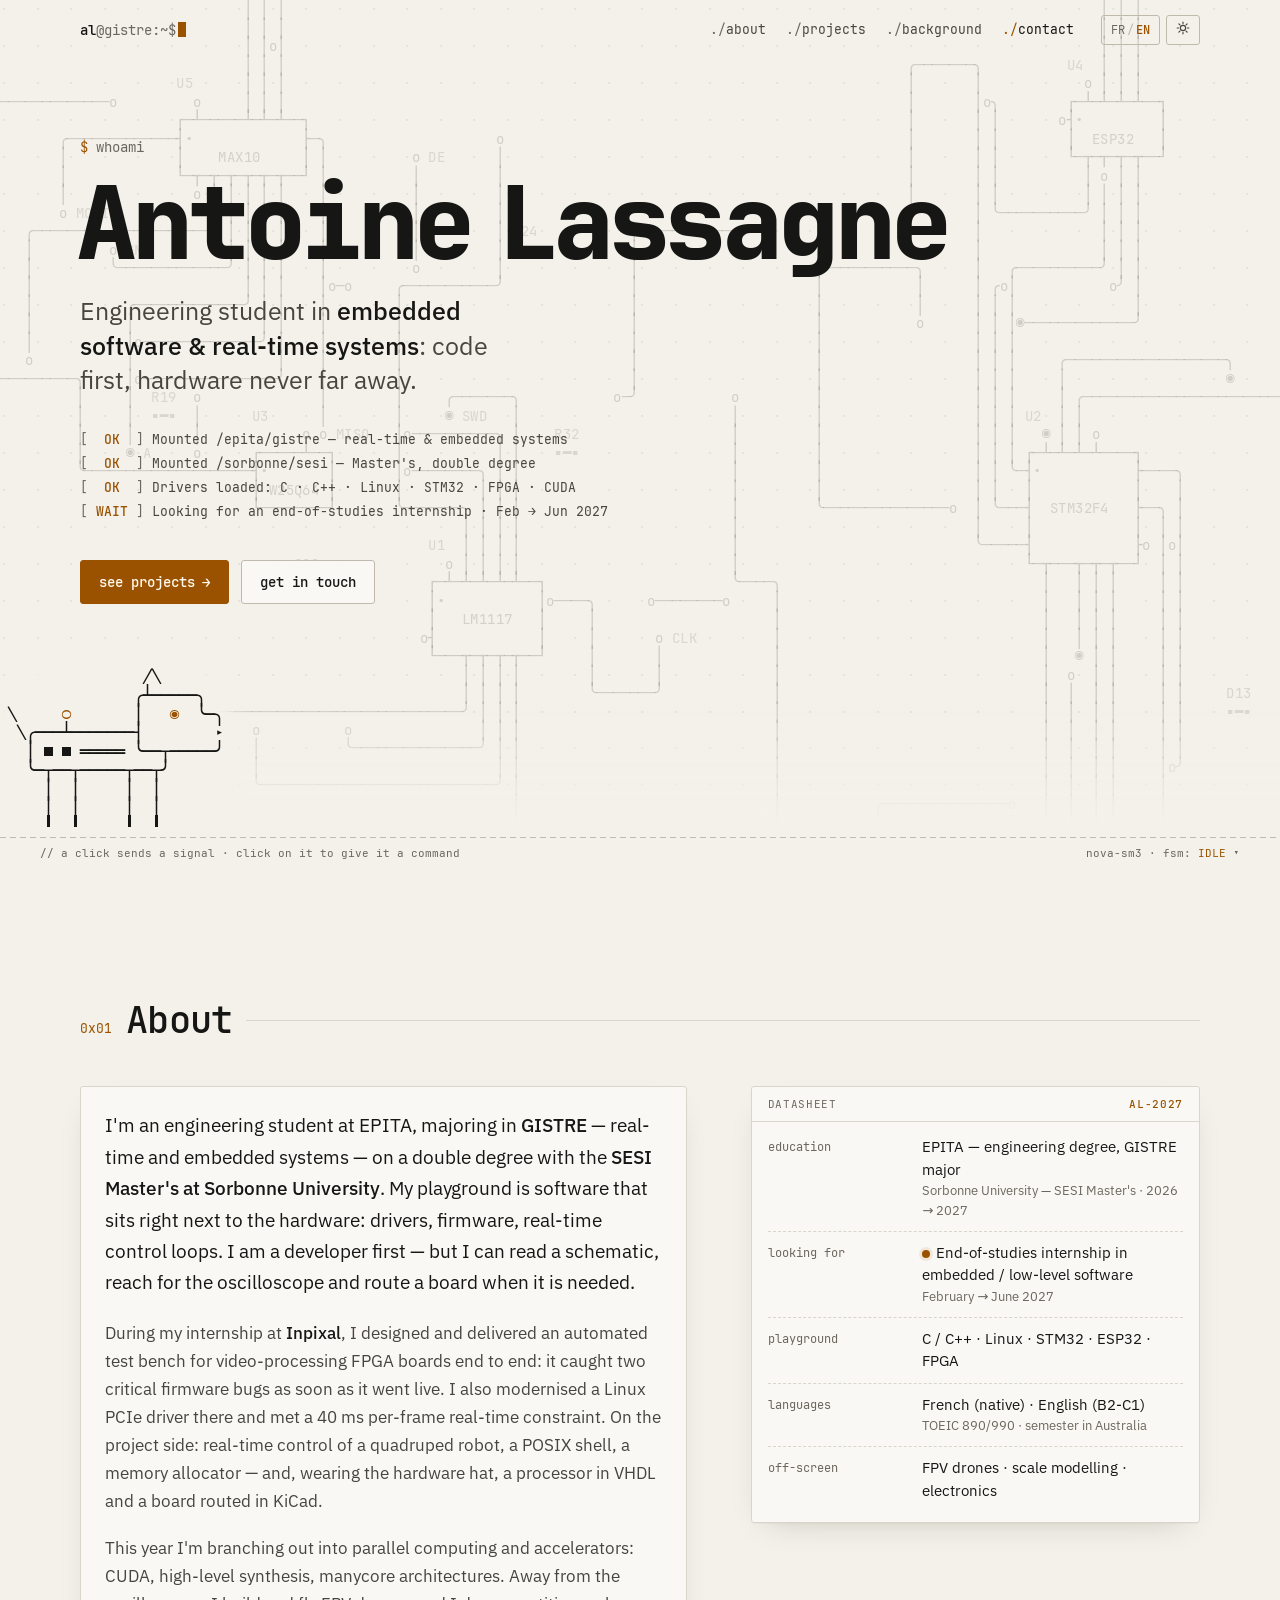
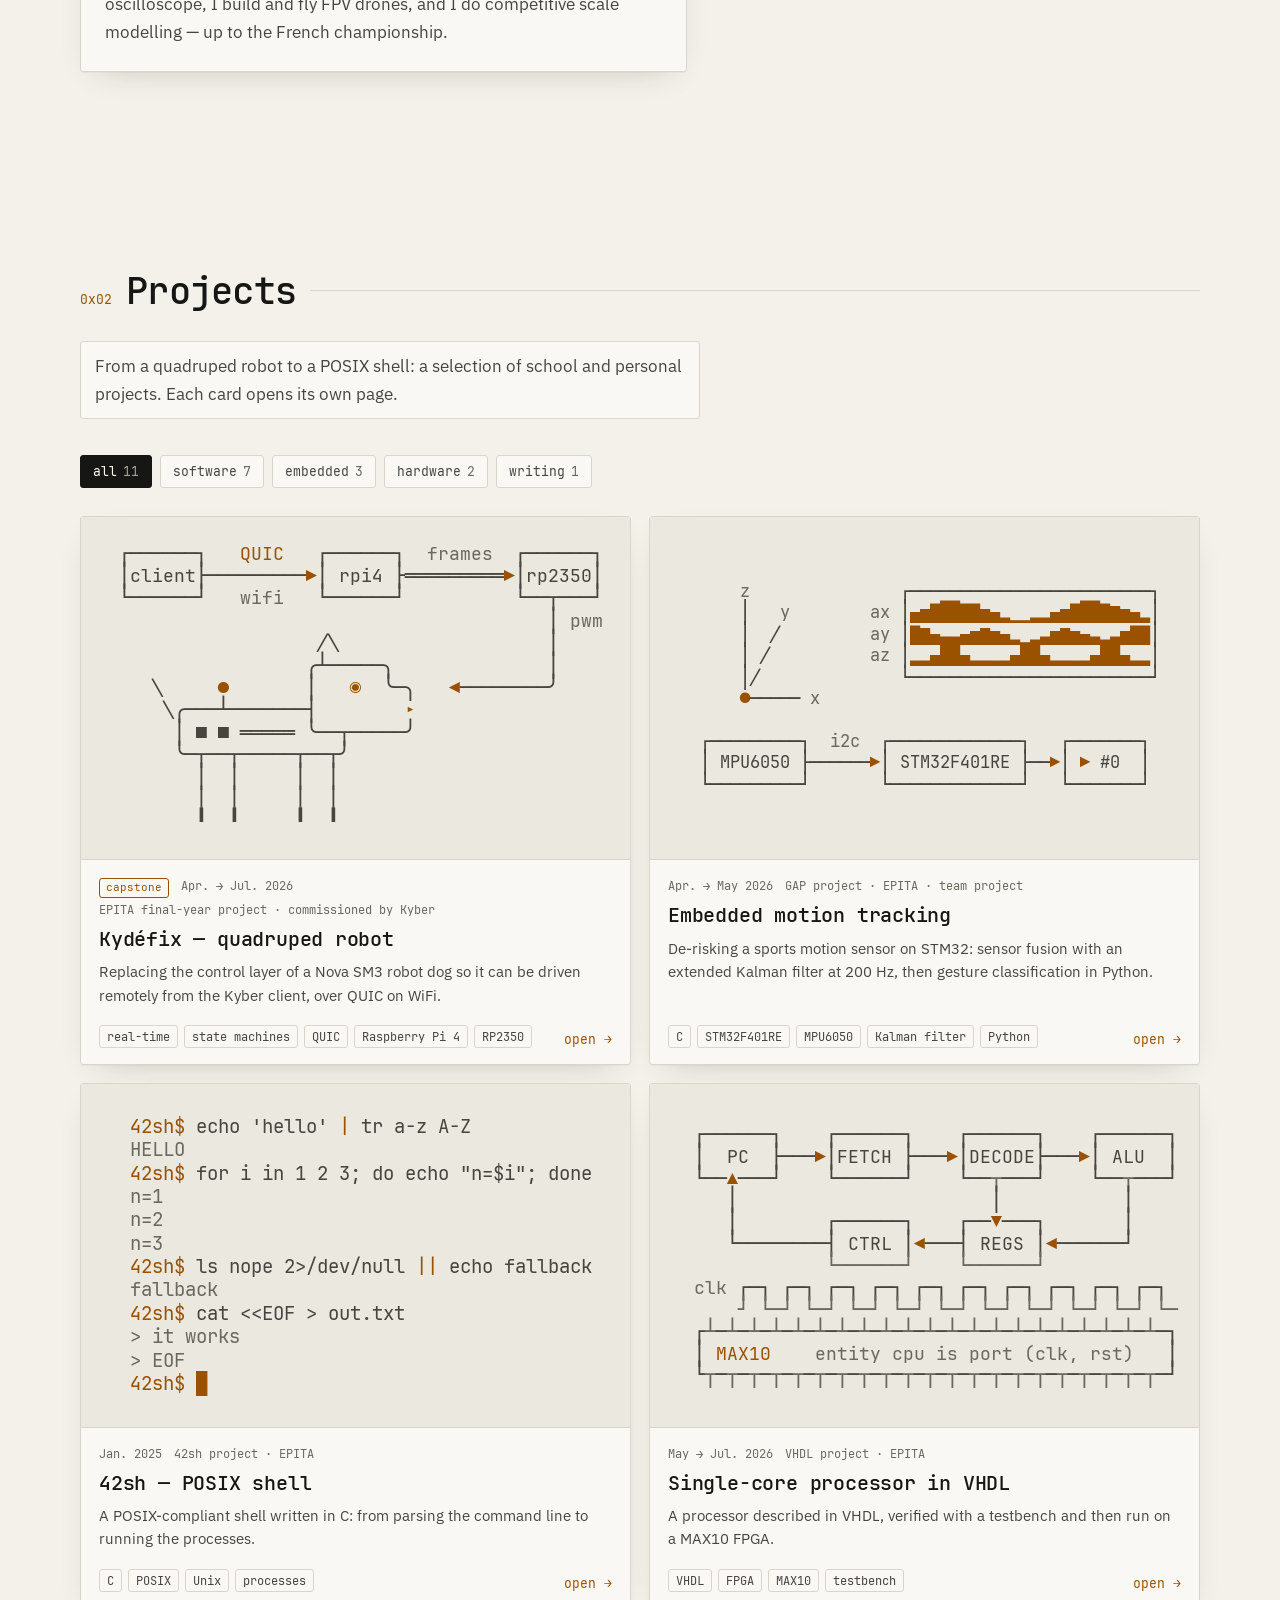
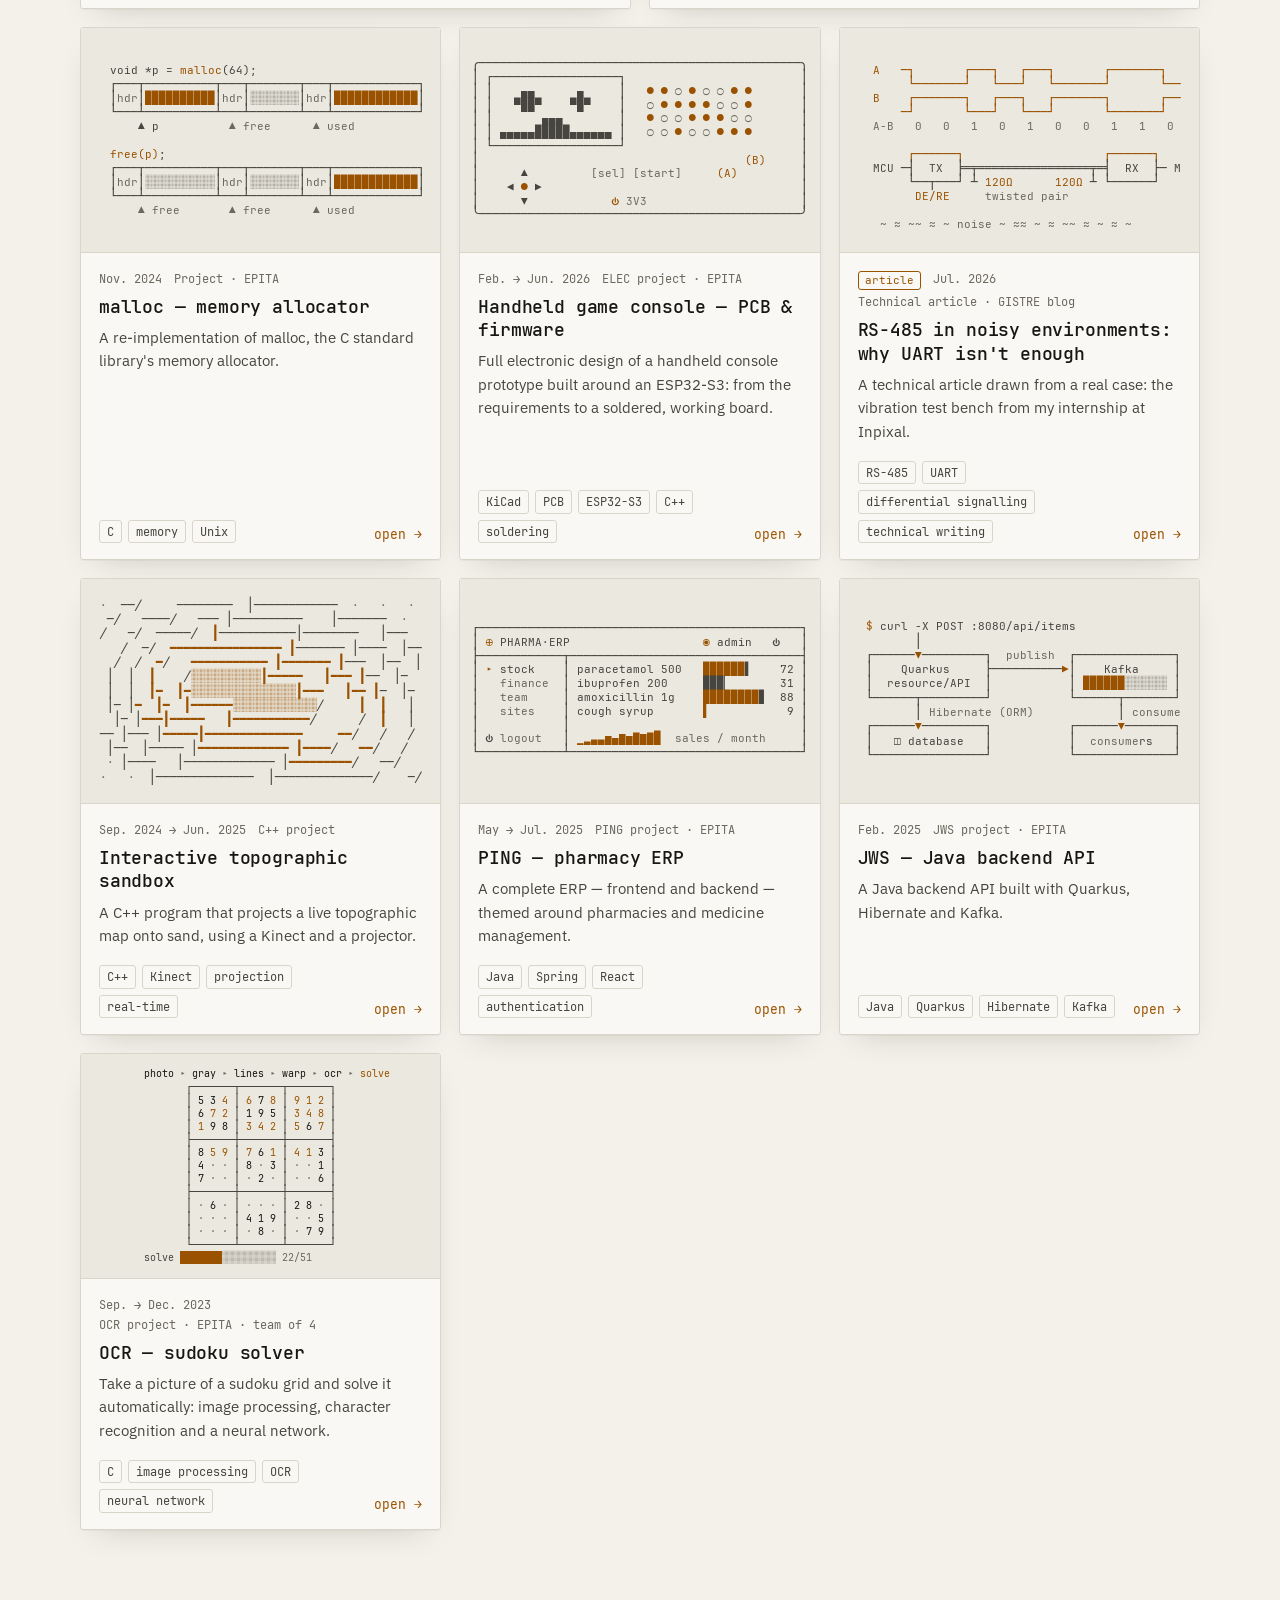
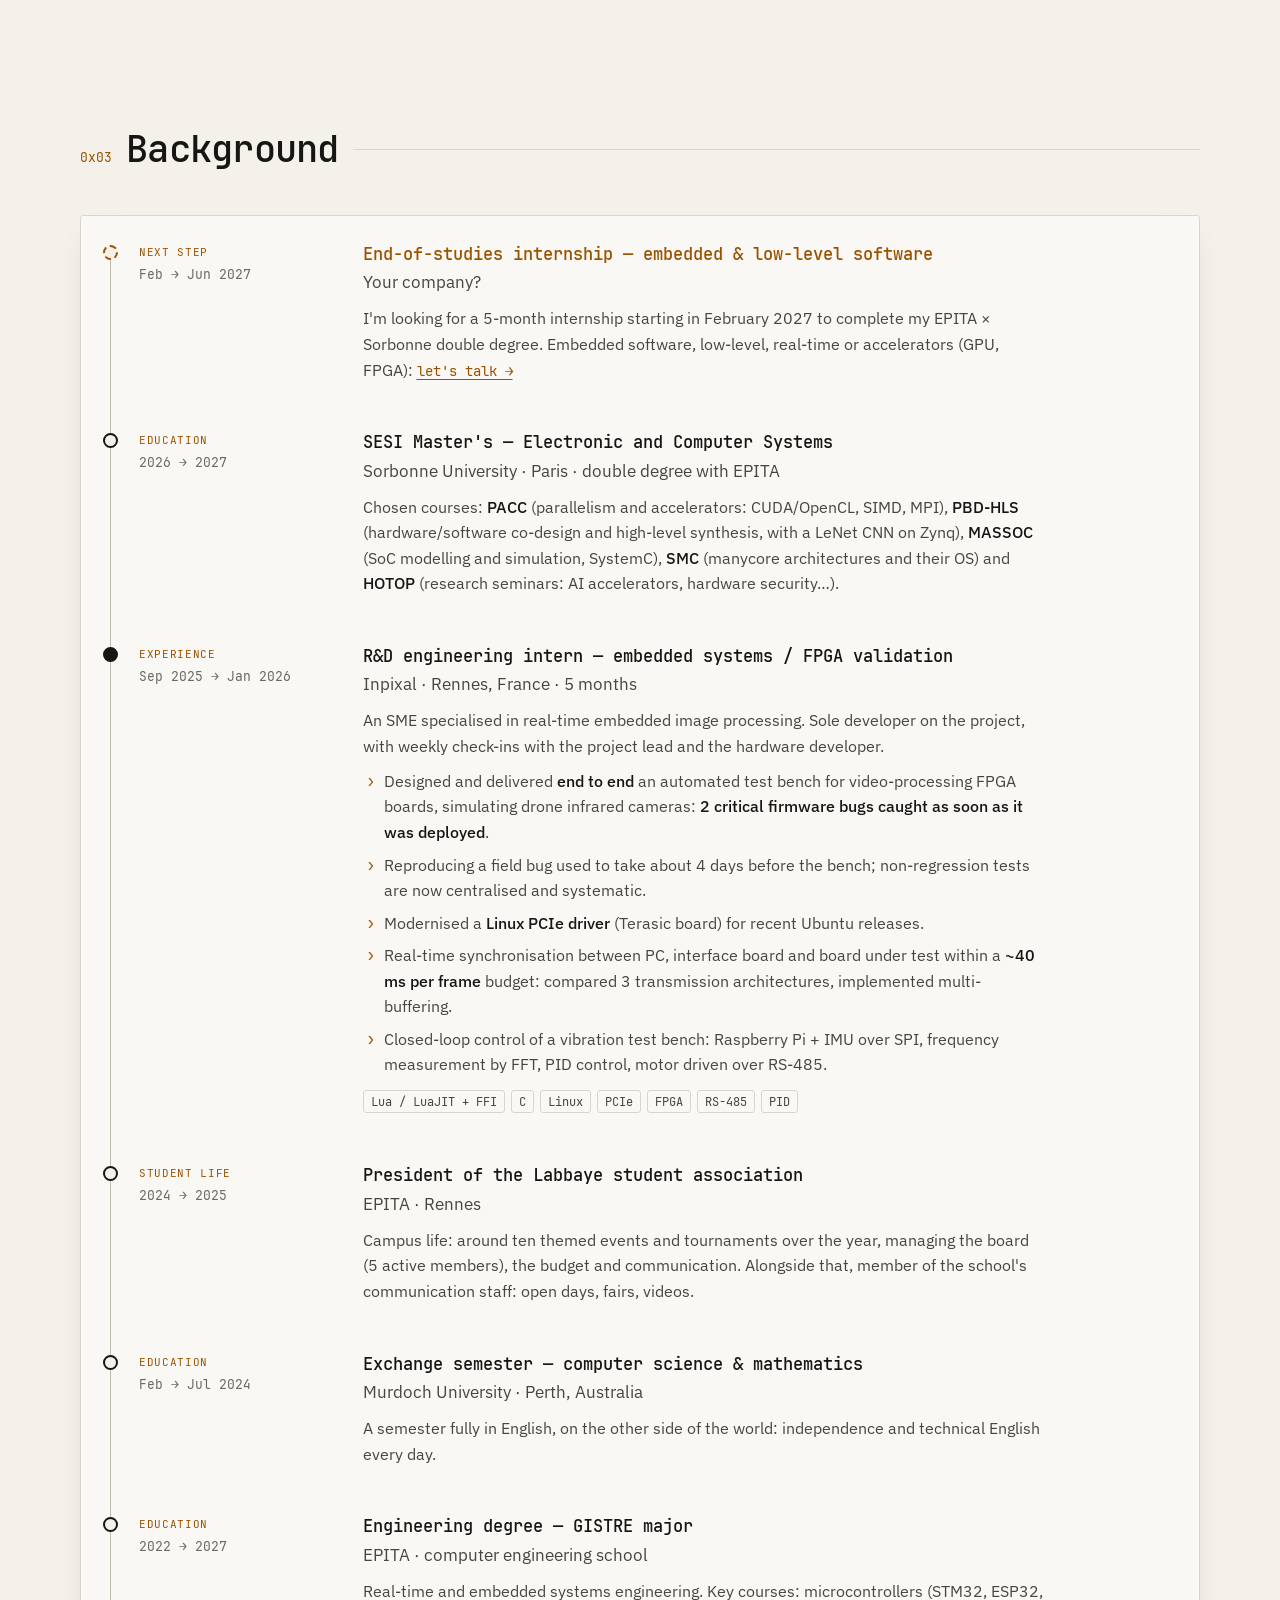
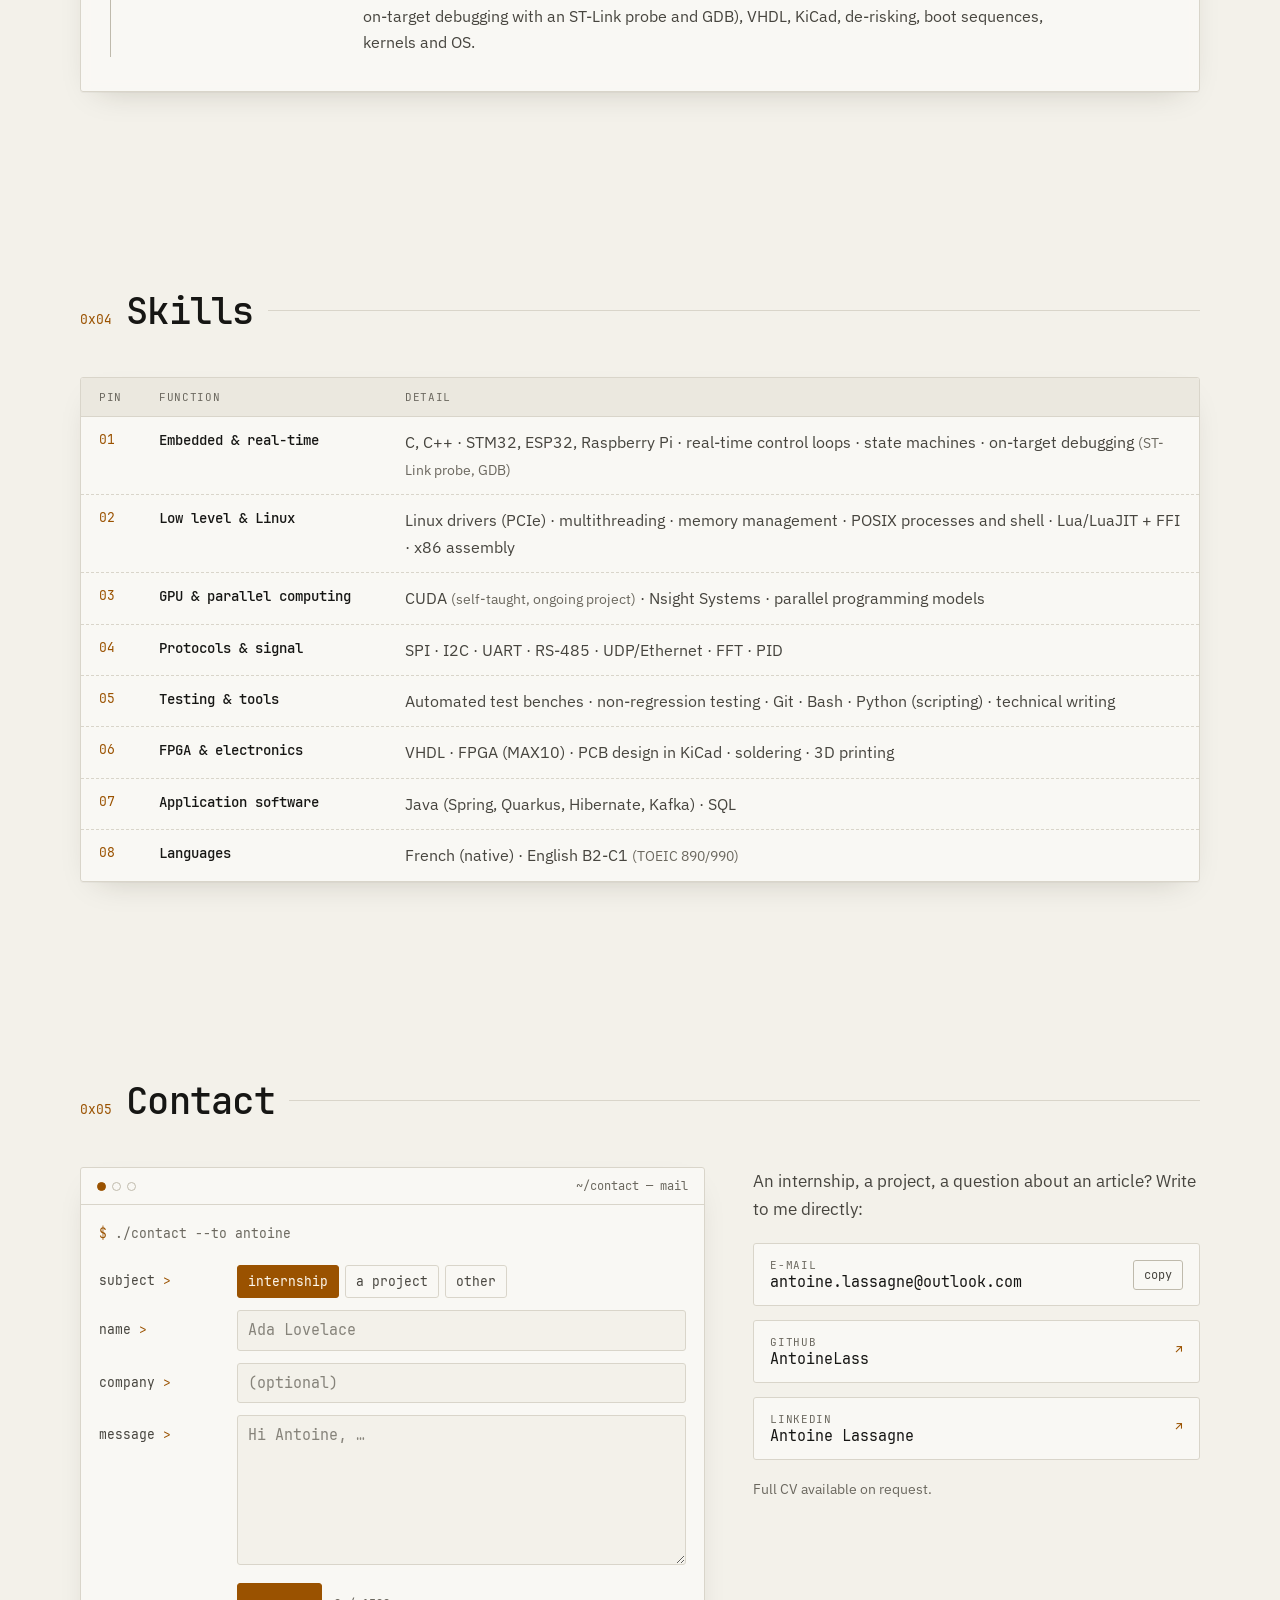
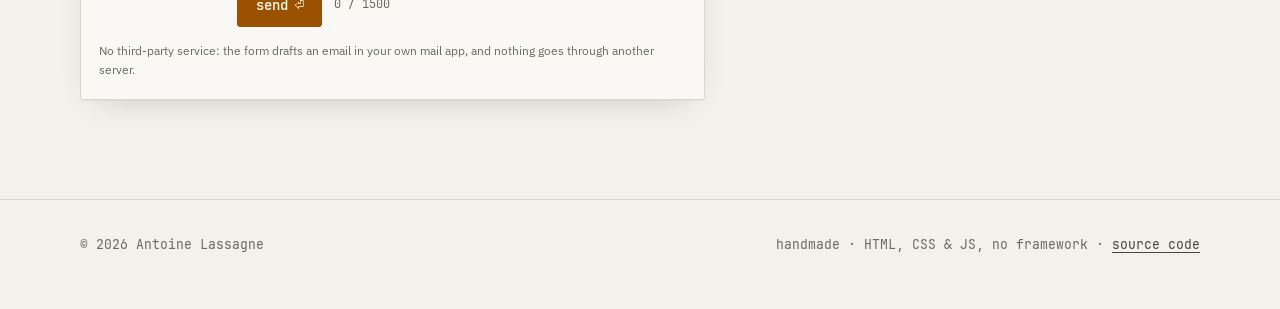
<file: index.html>
<!doctype html>
<html lang="fr">
<head>
  <meta charset="utf-8">
  <meta name="viewport" content="width=device-width, initial-scale=1">
  <title>Antoine Lassagne — logiciel embarqué &amp; bas niveau</title>
  <meta name="description" content="Portfolio d'Antoine Lassagne, élève-ingénieur EPITA (majeure GISTRE) et Master SESI à Sorbonne Université : logiciel embarqué, bas niveau, temps réel.">
  <meta name="theme-color" content="#0b0b0a">
  <meta property="og:type" content="website">
  <meta property="og:title" content="Antoine Lassagne — logiciel embarqué &amp; bas niveau">
  <meta property="og:description" content="Élève-ingénieur EPITA (GISTRE) & Master SESI Sorbonne. Drivers, temps réel, robots, FPGA — et un fond en ASCII qui réagit à vos clics.">
  <meta property="og:image" content="https://www.alassagne.com/assets/img/og.png">
  <meta name="twitter:card" content="summary_large_image">
  <link rel="icon" href="assets/img/favicon.svg" type="image/svg+xml">
  <link rel="preload" href="assets/fonts/jetbrains-mono-regular.woff2" as="font" type="font/woff2" crossorigin>
  <link rel="preload" href="assets/fonts/jetbrains-mono-extrabold.woff2" as="font" type="font/woff2" crossorigin>
  <link rel="stylesheet" href="assets/css/style.css">
  <script>
    /* thème + langue appliqués avant le rendu pour éviter un flash */
    (function () {
      var d = document.documentElement;
      try {
        var t = localStorage.getItem('theme');
        if (t === 'light' || t === 'dark') d.dataset.theme = t;
      } catch (e) {}
      var l = null;
      try { l = new URLSearchParams(location.search).get('lang') || localStorage.getItem('lang'); } catch (e) {}
      if (l !== 'fr' && l !== 'en') l = /^fr\b/i.test(navigator.language || 'fr') ? 'fr' : 'en';
      d.dataset.lang = l;
      if (l !== 'fr') {
        d.classList.add('i18n-pending');
        setTimeout(function () { d.classList.remove('i18n-pending'); }, 1500);
      }
    })();
  </script>
</head>
<body>
  <a class="skip" href="#main" data-i18n="skip">Aller au contenu</a>
  <canvas id="board" aria-hidden="true"></canvas>

  <header class="nav" id="nav">
    <div class="wrap nav__inner">
      <a class="nav__brand" href="#top" aria-label="Antoine Lassagne">al<span class="dim">@gistre:~$</span><span class="caret" aria-hidden="true"></span></a>
      <button class="tool nav__burger" type="button" aria-expanded="false" aria-controls="nav-menu" data-i18n-attr="aria-label:nav.menu" aria-label="Menu">≡ menu</button>
      <div class="nav__menu" id="nav-menu">
        <ul class="nav__links">
          <li><a href="#a-propos" data-i18n="nav.about">à-propos</a></li>
          <li><a href="#projets" data-i18n="nav.projects">projets</a></li>
          <li><a href="#parcours" data-i18n="nav.path">parcours</a></li>
          <li><a href="#contact" data-i18n="nav.contact">contact</a></li>
        </ul>
        <div class="nav__tools">
          <button class="tool" type="button" id="lang-toggle" data-i18n-attr="aria-label:nav.lang" aria-label="Switch to English">
            <span data-on="true" data-lang-label="fr">FR</span><span class="sep">/</span><span data-on="false" data-lang-label="en">EN</span>
          </button>
          <button class="tool" type="button" id="theme-toggle" data-i18n-attr="aria-label:nav.theme" aria-label="Changer de thème">
            <span aria-hidden="true" id="theme-icon"></span>
          </button>
        </div>
      </div>
    </div>
  </header>

  <main id="main">
    <!-- 0x00 — accueil -->
    <section class="hero" id="top">
      <div class="wrap">
        <p class="hero__kicker"><span class="prompt">$</span> whoami</p>
        <h1 class="hero__name" id="hero-name">Antoine Lassagne</h1>
        <p class="hero__role" data-i18n="hero.role">Élève-ingénieur en <strong>logiciel embarqué &amp; temps réel</strong> : le code d'abord, le matériel jamais loin.</p>

        <ol class="bootlog" id="bootlog" data-i18n-attr="aria-label:hero.bootlog" aria-label="Résumé">
          <li><span class="st">[&nbsp;&nbsp;<b>OK</b>&nbsp;&nbsp;]</span><span data-i18n="boot.0">Monté /epita/gistre — systèmes temps réel &amp; embarqués</span></li>
          <li><span class="st">[&nbsp;&nbsp;<b>OK</b>&nbsp;&nbsp;]</span><span data-i18n="boot.1">Monté /sorbonne/sesi — Master, double diplôme</span></li>
          <li><span class="st">[&nbsp;&nbsp;<b>OK</b>&nbsp;&nbsp;]</span><span data-i18n="boot.2">Pilotes chargés : C · C++ · Linux · STM32 · FPGA · CUDA</span></li>
          <li><span class="st st--wait">[&nbsp;<b>WAIT</b>&nbsp;]</span><span data-i18n="boot.3">Recherche un stage de fin d'études · fév. → juin 2027</span></li>
        </ol>

        <div class="hero__cta">
          <a class="btn btn--primary" href="#projets"><span data-i18n="hero.cta1">voir les projets</span> <span class="arrow" aria-hidden="true">→</span></a>
          <a class="btn" href="#contact"><span data-i18n="hero.cta2">me contacter</span></a>
        </div>
      </div>

      <div class="ground" id="ground">
        <pre class="bubble" id="bubble" aria-hidden="true"></pre>
        <div class="pet" id="pet" aria-hidden="true">
          <pre class="pet__sprite" id="pet-sprite"></pre>
          <pre class="pet__shadow" id="pet-shadow"></pre>
        </div>
        <div class="ground__line" aria-hidden="true"></div>
        <span class="ground__hint" data-i18n="hero.hint" aria-hidden="true">// un clic envoie un signal · cliquez sur lui pour lui donner un ordre</span>
        <button class="ground__meta" type="button" id="pet-toggle" aria-expanded="false" aria-controls="pet-menu" data-i18n-attr="aria-label:pet.toggle" aria-label="Donner un ordre au compagnon"><span id="pet-name">nova-sm3</span> · fsm: <span class="fsm" id="fsm">IDLE</span> <span class="chev" aria-hidden="true">▾</span></button>
        <div class="pet-menu" id="pet-menu" hidden></div>
      </div>
    </section>

    <!-- 0x01 — à propos -->
    <section class="section" id="a-propos">
      <div class="wrap">
        <div class="section__head">
          <span class="section__num">0x01</span>
          <h2 class="section__title" data-i18n="about.title">À propos</h2>
          <span class="section__rule"></span>
        </div>

        <div class="about">
          <div class="about__text">
            <p data-i18n="about.p1">Je suis élève-ingénieur à l'EPITA, dans la majeure <strong>GISTRE</strong> — systèmes temps réel et embarqués — et en double diplôme avec le <strong>Master SESI de Sorbonne Université</strong>. Mon terrain, c'est le logiciel au plus près du matériel : drivers, firmware, boucles de contrôle temps réel. Je suis d'abord développeur — mais je sais lire un schéma, sortir l'oscilloscope et router une carte quand il le faut.</p>
            <p data-i18n="about.p2">En stage chez <strong>Inpixal</strong>, j'ai conçu de bout en bout un banc de test automatisé pour des cartes FPGA de traitement vidéo : il a révélé deux bugs critiques du firmware dès sa mise en service. J'y ai aussi modernisé un driver PCIe Linux et tenu une contrainte temps réel de 40 ms par image. Côté projets : la commande temps réel d'un robot quadrupède, un shell POSIX, un allocateur mémoire — et, pour la casquette matériel, un processeur en VHDL et une carte routée sous KiCad.</p>
            <p data-i18n="about.p3">Cette année, je m'ouvre au calcul parallèle et aux accélérateurs : CUDA, synthèse haut niveau, architectures manycore. Et loin de l'oscilloscope, je monte et pilote des drones FPV, et je fais du modélisme — jusqu'au championnat de France.</p>
          </div>

          <aside class="spec" data-i18n-attr="aria-label:about.spec" aria-label="Fiche résumé">
            <div class="spec__head"><span data-i18n="about.specTitle">fiche technique</span><b>AL-2027</b></div>
            <dl>
              <div class="spec__row">
                <dt data-i18n="spec.k1">formation</dt>
                <dd data-i18n="spec.v1">EPITA — ingénieur, majeure GISTRE<span class="sub">Sorbonne Université — Master SESI · 2026 → 2027</span></dd>
              </div>
              <div class="spec__row">
                <dt data-i18n="spec.k2">recherche</dt>
                <dd data-i18n="spec.v2"><span class="led" aria-hidden="true"></span>Stage de fin d'études en logiciel embarqué / bas niveau<span class="sub">février → juin 2027</span></dd>
              </div>
              <div class="spec__row">
                <dt data-i18n="spec.k3">terrain de jeu</dt>
                <dd>C / C++ · Linux · STM32 · ESP32 · FPGA</dd>
              </div>
              <div class="spec__row">
                <dt data-i18n="spec.k4">langues</dt>
                <dd data-i18n="spec.v4">Français (natif) · Anglais (B2-C1)<span class="sub">TOEIC 890/990 · semestre en Australie</span></dd>
              </div>
              <div class="spec__row">
                <dt data-i18n="spec.k5">hors code</dt>
                <dd data-i18n="spec.v5">Drones FPV · modélisme · électronique</dd>
              </div>
            </dl>
          </aside>
        </div>
      </div>
    </section>

    <!-- 0x02 — projets -->
    <section class="section" id="projets">
      <div class="wrap">
        <div class="section__head">
          <span class="section__num">0x02</span>
          <h2 class="section__title" data-i18n="projects.title">Projets</h2>
          <span class="section__rule"></span>
        </div>
        <p class="section__lead" data-i18n="projects.lead">Du robot quadrupède au shell POSIX : une sélection de projets d'école et personnels. Chaque carte ouvre une page dédiée.</p>

        <div class="filters" id="filters" role="group" data-i18n-attr="aria-label:projects.filter" aria-label="Filtrer les projets"></div>
        <div class="grid grid--featured" id="grid-featured"></div>
        <div class="grid" id="grid-rest"></div>
        <noscript><p class="photo-note">Activez JavaScript pour afficher les projets.</p></noscript>
      </div>
    </section>

    <!-- 0x03 — parcours -->
    <section class="section" id="parcours">
      <div class="wrap">
        <div class="section__head">
          <span class="section__num">0x03</span>
          <h2 class="section__title" data-i18n="path.title">Parcours</h2>
          <span class="section__rule"></span>
        </div>

        <ol class="timeline">
          <li class="tl tl--next">
            <span class="tl__node" aria-hidden="true"></span>
            <div class="tl__date"><span class="tl__kind" data-i18n="path.k.next">prochaine étape</span><span data-i18n="path.0.date">fév. → juin 2027</span></div>
            <div>
              <h3 class="tl__title" data-i18n="path.0.title">Stage de fin d'études — logiciel embarqué &amp; bas niveau</h3>
              <p class="tl__org" data-i18n="path.0.org">Votre entreprise ?</p>
              <div class="tl__body">
                <p data-i18n="path.0.body">Je cherche un stage de 5 mois à partir de février 2027, pour conclure mon double diplôme EPITA × Sorbonne. Logiciel embarqué, bas niveau, temps réel ou accélérateurs (GPU, FPGA) : <a href="#contact">parlons-en →</a></p>
              </div>
            </div>
          </li>

          <li class="tl">
            <span class="tl__node" aria-hidden="true"></span>
            <div class="tl__date"><span class="tl__kind" data-i18n="path.k.edu">formation</span>2026 → 2027</div>
            <div>
              <h3 class="tl__title" data-i18n="path.1.title">Master SESI — Systèmes Électroniques et Systèmes Informatiques</h3>
              <p class="tl__org" data-i18n="path.1.org">Sorbonne Université · Paris · double diplôme avec l'EPITA</p>
              <div class="tl__body">
                <p data-i18n="path.1.body">Unités choisies : <strong>PACC</strong> (parallélisme et accélérateurs : CUDA/OpenCL, SIMD, MPI), <strong>PBD-HLS</strong> (co-conception matériel/logiciel et synthèse haut niveau, avec un CNN LeNet sur Zynq), <strong>MASSOC</strong> (modélisation et simulation de SoC, SystemC), <strong>SMC</strong> (architectures manycore et OS associé) et <strong>HOTOP</strong> (séminaires de recherche : accélérateurs pour l'IA, sécurité matérielle…).</p>
              </div>
            </div>
          </li>

          <li class="tl tl--work">
            <span class="tl__node" aria-hidden="true"></span>
            <div class="tl__date"><span class="tl__kind" data-i18n="path.k.work">expérience</span><span data-i18n="path.2.date">sept. 2025 → janv. 2026</span></div>
            <div>
              <h3 class="tl__title" data-i18n="path.2.title">Stagiaire ingénieur R&amp;D — systèmes embarqués / validation FPGA</h3>
              <p class="tl__org" data-i18n="path.2.org">Inpixal · Rennes · 5 mois</p>
              <div class="tl__body">
                <p data-i18n="path.2.intro">PME spécialisée dans le traitement d'image temps réel embarqué. Seul développeur sur le projet, en lien hebdomadaire avec le chef de projet et le développeur hardware.</p>
                <ul>
                  <li data-i18n="path.2.b1">Conception et livraison <strong>de bout en bout</strong> d'un banc de test automatisé pour cartes FPGA de traitement vidéo, simulant des caméras infrarouges de drone : <strong>2 bugs critiques du firmware détectés dès le déploiement</strong>.</li>
                  <li data-i18n="path.2.b2">Reproduire un bug terrain prenait environ 4 jours avant le banc ; les tests de non-régression sont désormais centralisés et systématiques.</li>
                  <li data-i18n="path.2.b3">Modernisation d'un <strong>driver PCIe Linux</strong> (carte Terasic) pour les distributions Ubuntu récentes.</li>
                  <li data-i18n="path.2.b4">Synchronisation temps réel PC / carte d'interface / carte testée sous contrainte de <strong>~40 ms par image</strong> : comparaison de 3 architectures d'envoi, implémentation multi-buffers.</li>
                  <li data-i18n="path.2.b5">Asservissement d'un banc vibrant : Raspberry Pi + IMU en SPI, mesure de fréquence par FFT, régulation PID, moteur piloté en RS-485.</li>
                </ul>
                <ul class="tags">
                  <li>Lua / LuaJIT + FFI</li><li>C</li><li>Linux</li><li>PCIe</li><li>FPGA</li><li>RS-485</li><li>PID</li>
                </ul>
              </div>
            </div>
          </li>

          <li class="tl">
            <span class="tl__node" aria-hidden="true"></span>
            <div class="tl__date"><span class="tl__kind" data-i18n="path.k.asso">associatif</span>2024 → 2025</div>
            <div>
              <h3 class="tl__title" data-i18n="path.3.title">Président de l'association Labbaye</h3>
              <p class="tl__org">EPITA · Rennes</p>
              <div class="tl__body">
                <p data-i18n="path.3.body">Animation du campus : une dizaine d'événements et de tournois à thème sur l'année, gestion du bureau (5 membres actifs), du budget et de la communication. En parallèle, membre du staff communication de l'école : journées portes ouvertes, salons, vidéos.</p>
              </div>
            </div>
          </li>

          <li class="tl">
            <span class="tl__node" aria-hidden="true"></span>
            <div class="tl__date"><span class="tl__kind" data-i18n="path.k.edu">formation</span><span data-i18n="path.4.date">fév. → juil. 2024</span></div>
            <div>
              <h3 class="tl__title" data-i18n="path.4.title">Semestre d'échange — informatique &amp; mathématiques</h3>
              <p class="tl__org" data-i18n="path.4.org">Murdoch University · Perth, Australie</p>
              <div class="tl__body">
                <p data-i18n="path.4.body">Un semestre entièrement en anglais, à l'autre bout du monde : autonomie et anglais technique au quotidien.</p>
              </div>
            </div>
          </li>

          <li class="tl">
            <span class="tl__node" aria-hidden="true"></span>
            <div class="tl__date"><span class="tl__kind" data-i18n="path.k.edu">formation</span>2022 → 2027</div>
            <div>
              <h3 class="tl__title" data-i18n="path.5.title">Cycle ingénieur — majeure GISTRE</h3>
              <p class="tl__org" data-i18n="path.5.org">EPITA · école d'ingénieurs en informatique</p>
              <div class="tl__body">
                <p data-i18n="path.5.body">Génie Informatique des Systèmes Temps Réel et Embarqués. Cours clés : microcontrôleurs (STM32, ESP32, débogage sur cible avec sonde ST-Link et GDB), VHDL, KiCad, dérisquage, séquences de démarrage, noyaux et OS.</p>
              </div>
            </div>
          </li>
        </ol>
      </div>
    </section>

    <!-- 0x04 — compétences -->
    <section class="section" id="competences">
      <div class="wrap">
        <div class="section__head">
          <span class="section__num">0x04</span>
          <h2 class="section__title" data-i18n="skills.title">Compétences</h2>
          <span class="section__rule"></span>
        </div>

        <div class="datasheet">
          <div class="datasheet__head" aria-hidden="true"><span>pin</span><span data-i18n="skills.h1">fonction</span><span data-i18n="skills.h2">détail</span></div>
          <div class="ds-row">
            <span class="ds-row__pin">01</span>
            <span class="ds-row__name" data-i18n="skills.1.k">Embarqué &amp; temps réel</span>
            <p class="ds-row__val" data-i18n="skills.1.v">C, C++ · STM32, ESP32, Raspberry Pi · boucles de contrôle temps réel · machines à états · débogage sur cible <span class="note">(sonde ST-Link, GDB)</span></p>
          </div>
          <div class="ds-row">
            <span class="ds-row__pin">02</span>
            <span class="ds-row__name" data-i18n="skills.2.k">Bas niveau &amp; Linux</span>
            <p class="ds-row__val" data-i18n="skills.2.v">Drivers Linux (PCIe) · multithreading · gestion mémoire · processus et shell POSIX · Lua/LuaJIT + FFI · assembleur x86</p>
          </div>
          <div class="ds-row">
            <span class="ds-row__pin">03</span>
            <span class="ds-row__name" data-i18n="skills.3.k">GPU &amp; calcul parallèle</span>
            <p class="ds-row__val" data-i18n="skills.3.v">CUDA <span class="note">(autodidacte, projet en cours)</span> · Nsight Systems · modèles de programmation parallèle</p>
          </div>
          <div class="ds-row">
            <span class="ds-row__pin">04</span>
            <span class="ds-row__name" data-i18n="skills.4.k">Protocoles &amp; signal</span>
            <p class="ds-row__val">SPI · I2C · UART · RS-485 · UDP/Ethernet · FFT · PID</p>
          </div>
          <div class="ds-row">
            <span class="ds-row__pin">05</span>
            <span class="ds-row__name" data-i18n="skills.5.k">Test &amp; outils</span>
            <p class="ds-row__val" data-i18n="skills.5.v">Bancs de test automatisés · tests de non-régression · Git · Bash · Python (scripting) · documentation technique</p>
          </div>
          <div class="ds-row">
            <span class="ds-row__pin">06</span>
            <span class="ds-row__name" data-i18n="skills.6.k">FPGA &amp; électronique</span>
            <p class="ds-row__val" data-i18n="skills.6.v">VHDL · FPGA (MAX10) · conception de PCB sous KiCad · soudure · impression 3D</p>
          </div>
          <div class="ds-row">
            <span class="ds-row__pin">07</span>
            <span class="ds-row__name" data-i18n="skills.7.k">Logiciel applicatif</span>
            <p class="ds-row__val">Java (Spring, Quarkus, Hibernate, Kafka) · SQL</p>
          </div>
          <div class="ds-row">
            <span class="ds-row__pin">08</span>
            <span class="ds-row__name" data-i18n="skills.8.k">Langues</span>
            <p class="ds-row__val" data-i18n="skills.8.v">Français (langue maternelle) · Anglais B2-C1 <span class="note">(TOEIC 890/990)</span></p>
          </div>
        </div>
      </div>
    </section>

    <!-- 0x05 — contact -->
    <section class="section" id="contact">
      <div class="wrap">
        <div class="section__head">
          <span class="section__num">0x05</span>
          <h2 class="section__title" data-i18n="contact.title">Contact</h2>
          <span class="section__rule"></span>
        </div>

        <div class="contact">
          <div class="term">
            <div class="term__bar"><span class="term__dots" aria-hidden="true"><i></i><i></i><i></i></span><span>~/contact — mail</span></div>
            <form class="form" id="contact-form" novalidate>
              <p class="form__cmd" aria-hidden="true"><span class="prompt">$</span> ./contact --to antoine</p>

              <div class="field">
                <span class="label" id="topic-label" data-i18n="form.topic">objet</span>
                <fieldset class="chips" aria-labelledby="topic-label">
                  <input type="radio" name="topic" id="t-stage" value="stage" checked><label for="t-stage" data-i18n="form.t1">stage</label>
                  <input type="radio" name="topic" id="t-projet" value="projet"><label for="t-projet" data-i18n="form.t2">un projet</label>
                  <input type="radio" name="topic" id="t-autre" value="autre"><label for="t-autre" data-i18n="form.t3">autre</label>
                </fieldset>
              </div>
              <div class="field">
                <label for="f-name" data-i18n="form.name">nom</label>
                <input type="text" id="f-name" name="name" autocomplete="name" maxlength="80" required data-i18n-attr="placeholder:form.namePh" placeholder="Ada Lovelace">
              </div>
              <div class="field">
                <label for="f-org" data-i18n="form.org">société</label>
                <input type="text" id="f-org" name="org" autocomplete="organization" maxlength="80" data-i18n-attr="placeholder:form.orgPh" placeholder="(facultatif)">
              </div>
              <div class="field">
                <label for="f-msg" data-i18n="form.msg">message</label>
                <textarea id="f-msg" name="message" maxlength="1500" required data-i18n-attr="placeholder:form.msgPh" placeholder="Bonjour Antoine, …"></textarea>
              </div>

              <div class="form__actions">
                <button class="btn btn--primary" type="submit"><span data-i18n="form.send">envoyer</span> <span aria-hidden="true">⏎</span></button>
                <span class="form__counter mono" id="f-count" aria-live="off">0 / 1500</span>
              </div>

              <div class="out" id="f-out" role="status" aria-live="polite" hidden></div>
              <p class="form__note" data-i18n="form.note">Pas de service tiers : le formulaire prépare un e-mail dans votre messagerie, et rien ne transite par un autre serveur.</p>
            </form>
          </div>

          <div class="direct">
            <p class="direct__intro" data-i18n="contact.intro">Un stage, un projet, une question sur un article ? Écrivez-moi directement :</p>
            <div class="link-row">
              <span><span class="link-row__k">e-mail</span><span class="link-row__v" id="email-text">antoine.lassagne [at] outlook [dot] com</span></span>
              <button class="copy" type="button" id="email-copy" data-i18n="contact.copy">copier</button>
            </div>
            <a class="link-row" id="link-github" href="https://github.com/AntoineLass" target="_blank" rel="noopener">
              <span><span class="link-row__k">github</span><span class="link-row__v">AntoineLass</span></span>
              <span class="link-row__go" aria-hidden="true">↗</span>
            </a>
            <a class="link-row" id="link-linkedin" href="#" target="_blank" rel="noopener" hidden>
              <span><span class="link-row__k">linkedin</span><span class="link-row__v">Antoine Lassagne</span></span>
              <span class="link-row__go" aria-hidden="true">↗</span>
            </a>
            <p class="direct__note" data-i18n="contact.cv">CV complet disponible sur demande.</p>
          </div>
        </div>
      </div>
    </section>
  </main>

  <footer class="footer">
    <div class="wrap footer__inner">
      <span>© <span id="year">2026</span> Antoine Lassagne</span>
      <span data-i18n="footer.made">fait main · HTML, CSS &amp; JS sans framework · <a href="https://github.com/AntoineLass/Portfolio" target="_blank" rel="noopener">code source</a></span>
    </div>
  </footer>

  <div class="hud" id="hud" aria-hidden="true"></div>

  <script src="assets/js/i18n.js" defer></script>
  <script src="assets/js/projects.js" defer></script>
  <script src="assets/js/ascii.js" defer></script>
  <script src="assets/js/board.js" defer></script>
  <script src="assets/js/robot.js" defer></script>
  <script src="assets/js/main.js" defer></script>
</body>
</html>
</file>
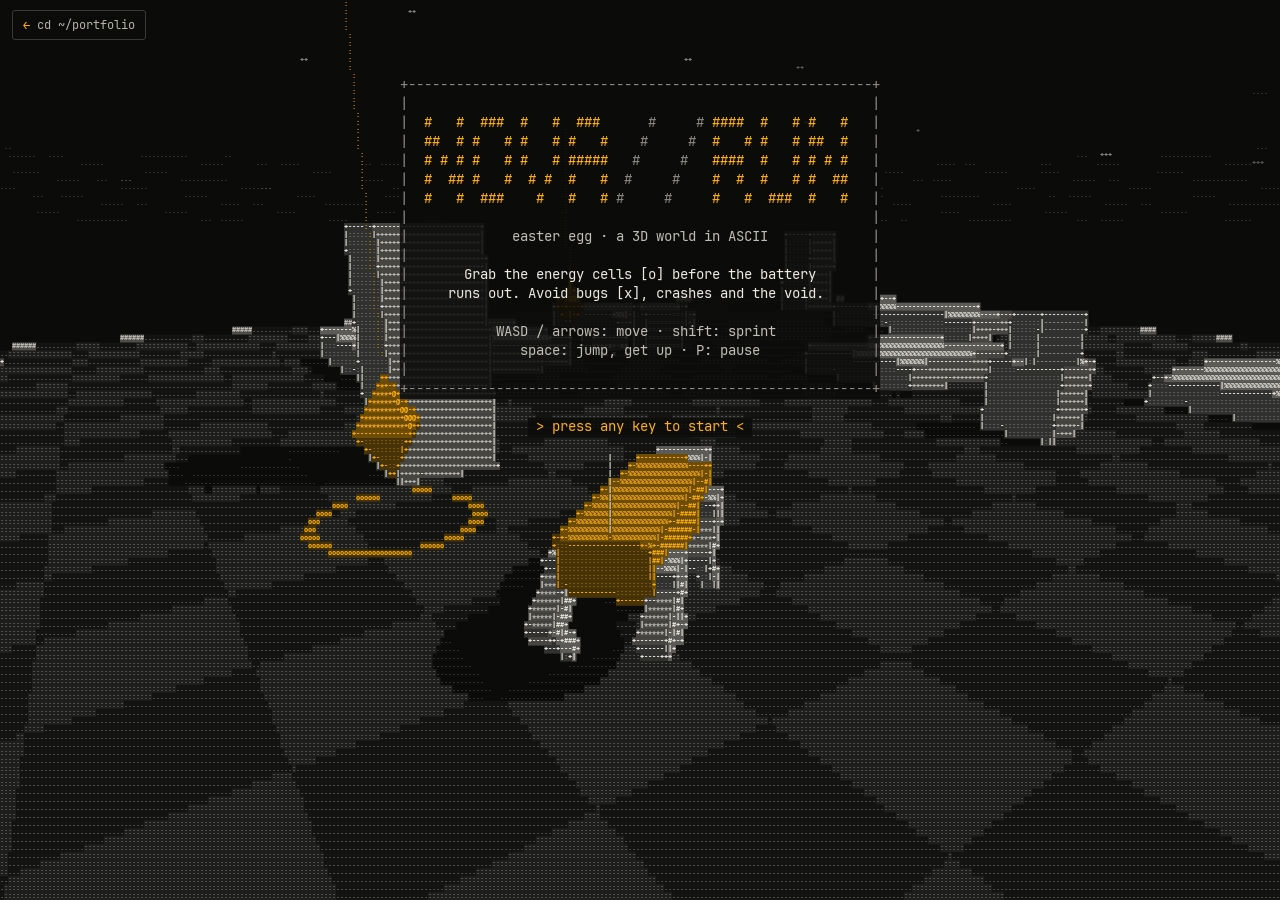
<file: nova.html>
<!doctype html>
<html lang="fr">
<head>
  <meta charset="utf-8">
  <meta name="viewport" content="width=device-width, initial-scale=1, viewport-fit=cover">
  <title>NOVA//RUN — Antoine Lassagne</title>
  <meta name="description" content="Easter egg du portfolio d'Antoine Lassagne : un petit monde 3D en ASCII et un robot quadrupède à piloter.">
  <meta name="robots" content="noindex">
  <meta name="theme-color" content="#0b0b0a">
  <link rel="icon" href="assets/img/favicon.svg" type="image/svg+xml">
  <link rel="preload" href="assets/fonts/jetbrains-mono-regular.woff2" as="font" type="font/woff2" crossorigin>
  <link rel="preload" href="assets/fonts/jetbrains-mono-extrabold.woff2" as="font" type="font/woff2" crossorigin>
  <link rel="stylesheet" href="assets/css/style.css">
  <style>
    html,
    body {
      height: 100%;
      overflow: hidden;
      overscroll-behavior: none;
    }
    #game {
      position: fixed;
      inset: 0;
      width: 100%;
      height: 100%;
      touch-action: none;
      user-select: none;
      -webkit-user-select: none;
      cursor: crosshair;
    }
    .game-back {
      position: fixed;
      top: max(10px, env(safe-area-inset-top));
      left: max(12px, env(safe-area-inset-left));
      z-index: 2;
      padding: 6px 10px;
      font: 400 12px var(--mono);
      color: var(--fg-2);
      text-decoration: none;
      background: var(--surface);
      border: 1px solid var(--line-2);
      border-radius: var(--radius);
    }
    .game-back:hover {
      color: var(--fg);
      border-color: var(--fg-3);
    }
    .game-back b {
      font-weight: 400;
      color: var(--accent);
    }
    noscript p {
      position: fixed;
      inset: 40% 0 auto;
      margin: 0;
      font: 400 14px var(--mono);
      text-align: center;
      color: var(--fg-2);
    }
  </style>
  <script>
    /* toujours en thème sombre (un écran de terminal) ; la langue suit le portfolio */
    (function () {
      var d = document.documentElement;
      d.dataset.theme = 'dark';
      var l = null;
      try { l = new URLSearchParams(location.search).get('lang') || localStorage.getItem('lang'); } catch (e) {}
      if (l !== 'fr' && l !== 'en') l = /^fr\b/i.test(navigator.language || 'fr') ? 'fr' : 'en';
      d.dataset.lang = l;
      d.lang = l;
    })();
  </script>
</head>
<body>
  <a class="game-back" id="back" href="index.html"><b>←</b> cd ~/portfolio</a>
  <canvas id="game" role="img" aria-label="NOVA//RUN : mini-jeu en ASCII, un robot quadrupède à piloter au clavier"></canvas>
  <noscript><p>Ce mini-jeu a besoin de JavaScript.</p></noscript>
  <script>
    (function () {
      var en = document.documentElement.dataset.lang === 'en';
      var back = document.getElementById('back');
      back.href = 'index.html?lang=' + (en ? 'en' : 'fr');
      if (en) {
        back.href = 'index.html?lang=en';
        document.getElementById('game').setAttribute('aria-label', 'NOVA//RUN: an ASCII mini-game, a quadruped robot to drive with the keyboard');
      }
    })();
  </script>
  <script src="assets/js/game.js" defer></script>
</body>
</html>
</file>
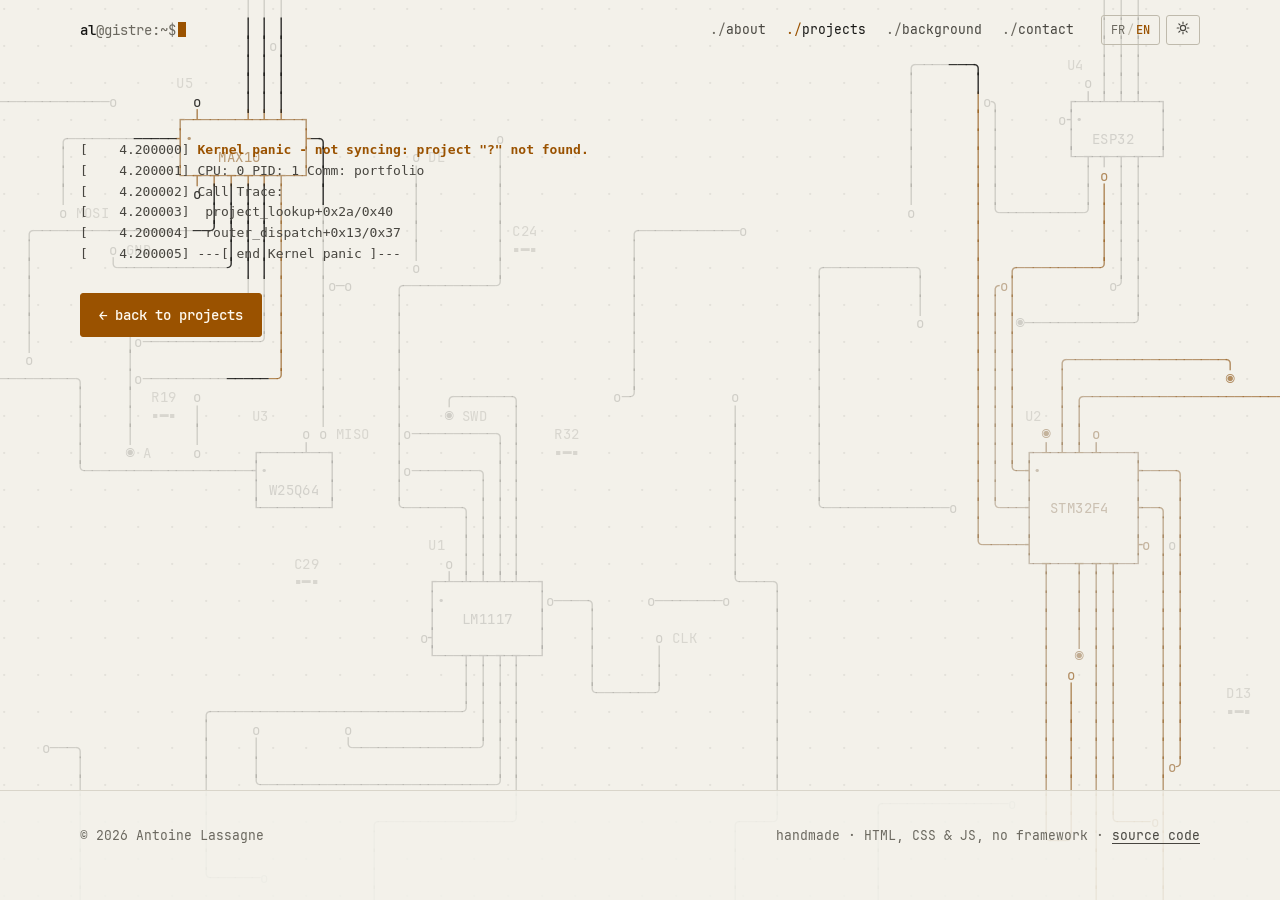
<file: projet.html>
<!doctype html>
<html lang="fr">
<head>
  <meta charset="utf-8">
  <meta name="viewport" content="width=device-width, initial-scale=1">
  <title>Projet — Antoine Lassagne</title>
  <meta name="description" content="Projet d'Antoine Lassagne, élève-ingénieur en logiciel embarqué.">
  <meta name="theme-color" content="#0b0b0a">
  <link rel="icon" href="assets/img/favicon.svg" type="image/svg+xml">
  <link rel="preload" href="assets/fonts/jetbrains-mono-regular.woff2" as="font" type="font/woff2" crossorigin>
  <link rel="stylesheet" href="assets/css/style.css">
  <script>
    (function () {
      var d = document.documentElement;
      try {
        var t = localStorage.getItem('theme');
        if (t === 'light' || t === 'dark') d.dataset.theme = t;
      } catch (e) {}
      var l = null;
      try { l = new URLSearchParams(location.search).get('lang') || localStorage.getItem('lang'); } catch (e) {}
      if (l !== 'fr' && l !== 'en') l = /^fr\b/i.test(navigator.language || 'fr') ? 'fr' : 'en';
      d.dataset.lang = l;
      if (l !== 'fr') {
        d.classList.add('i18n-pending');
        setTimeout(function () { d.classList.remove('i18n-pending'); }, 1500);
      }
    })();
  </script>
</head>
<body data-title-key="none">
  <a class="skip" href="#main" data-i18n="skip">Aller au contenu</a>
  <canvas id="board" aria-hidden="true"></canvas>

  <header class="nav" id="nav">
    <div class="wrap nav__inner">
      <a class="nav__brand" href="index.html" aria-label="Antoine Lassagne">al<span class="dim">@gistre:~$</span><span class="caret" aria-hidden="true"></span></a>
      <button class="tool nav__burger" type="button" aria-expanded="false" aria-controls="nav-menu" data-i18n-attr="aria-label:nav.menu" aria-label="Menu">≡ menu</button>
      <div class="nav__menu" id="nav-menu">
        <ul class="nav__links">
          <li><a href="index.html#a-propos" data-i18n="nav.about">à-propos</a></li>
          <li><a href="index.html#projets" class="is-active" data-i18n="nav.projects">projets</a></li>
          <li><a href="index.html#parcours" data-i18n="nav.path">parcours</a></li>
          <li><a href="index.html#contact" data-i18n="nav.contact">contact</a></li>
        </ul>
        <div class="nav__tools">
          <button class="tool" type="button" id="lang-toggle" data-i18n-attr="aria-label:nav.lang" aria-label="Switch to English">
            <span data-on="true" data-lang-label="fr">FR</span><span class="sep">/</span><span data-on="false" data-lang-label="en">EN</span>
          </button>
          <button class="tool" type="button" id="theme-toggle" data-i18n-attr="aria-label:nav.theme" aria-label="Changer de thème">
            <span aria-hidden="true" id="theme-icon"></span>
          </button>
        </div>
      </div>
    </div>
  </header>

  <main id="main">
    <article class="project wrap" id="project" aria-live="polite"></article>
  </main>

  <footer class="footer">
    <div class="wrap footer__inner">
      <span>© <span id="year">2026</span> Antoine Lassagne</span>
      <span data-i18n="footer.made">fait main · HTML, CSS &amp; JS sans framework · <a href="https://github.com/AntoineLass/Portfolio" target="_blank" rel="noopener">code source</a></span>
    </div>
  </footer>

  <dialog class="lightbox" id="lightbox">
    <img alt="" id="lightbox-img">
    <div class="lightbox__bar">
      <span id="lightbox-cap"></span>
      <span>
        <button type="button" id="lightbox-prev" aria-label="←">←</button>
        <button type="button" id="lightbox-next" aria-label="→">→</button>
        <button type="button" id="lightbox-close">✕</button>
      </span>
    </div>
  </dialog>

  <script src="assets/js/i18n.js" defer></script>
  <script src="assets/js/projects.js" defer></script>
  <script src="assets/js/ascii.js" defer></script>
  <script src="assets/js/board.js" defer></script>
  <script src="assets/js/main.js" defer></script>
  <script src="assets/js/project-page.js" defer></script>
</body>
</html>
</file>
<file: assets/css/style.css>
/* ==========================================================================
   Antoine Lassagne — portfolio
   Palette volontairement réduite : encre, papier, une seule couleur d'accent
   (ambre « phosphore »). Thème sombre / clair via variables.
   ========================================================================== */

@font-face {
  font-family: "JetBrains Mono";
  src: url("../fonts/jetbrains-mono-regular.woff2") format("woff2");
  font-weight: 400;
  font-display: swap;
}
@font-face {
  font-family: "JetBrains Mono";
  src: url("../fonts/jetbrains-mono-semibold.woff2") format("woff2");
  font-weight: 600;
  font-display: swap;
}
@font-face {
  font-family: "JetBrains Mono";
  src: url("../fonts/jetbrains-mono-extrabold.woff2") format("woff2");
  font-weight: 800;
  font-display: swap;
}
@font-face {
  font-family: "IBM Plex Sans";
  src: url("../fonts/ibm-plex-sans-var.woff2") format("woff2");
  font-weight: 100 700;
  font-style: normal;
  font-display: swap;
}
@font-face {
  font-family: "IBM Plex Sans";
  src: url("../fonts/ibm-plex-sans-italic-var.woff2") format("woff2");
  font-weight: 100 700;
  font-style: italic;
  font-display: swap;
}

/* ---------- Tokens ---------- */

:root {
  /* clair : « papier de datasheet » */
  --bg: #f3f1ea;
  --bg-2: #ebe8df;
  --surface: rgba(243, 241, 234, 0.86);
  --card: rgba(250, 249, 245, 0.92);
  --fg: #161614;
  --fg-2: #47453f;
  --fg-3: #6b685f;
  --line: #d9d5ca;
  --line-2: #bfbaac;
  --accent: #9a5200;
  --accent-ink: #fffaf0;
  --accent-soft: rgba(154, 82, 0, 0.1);
  --board-alpha: 0.16;
  --shadow: 0 1px 0 rgba(0, 0, 0, 0.03), 0 12px 32px -18px rgba(40, 30, 10, 0.25);

  --mono: "JetBrains Mono", ui-monospace, SFMono-Regular, Menlo, Consolas, monospace;
  --sans: "IBM Plex Sans", system-ui, -apple-system, "Segoe UI", Roboto, sans-serif;
  --wrap: 1120px;
  --gutter: clamp(16px, 4vw, 40px);
  --nav-h: 60px;
  --radius: 3px;
  color-scheme: light;
}

@media (prefers-color-scheme: dark) {
  :root:not([data-theme="light"]) {
    --bg: #0b0b0a;
    --bg-2: #121211;
    --surface: rgba(11, 11, 10, 0.82);
    --card: rgba(17, 17, 16, 0.9);
    --fg: #ece9e1;
    --fg-2: #b6b3aa;
    --fg-3: #8a877f;
    --line: #262522;
    --line-2: #3a3934;
    --accent: #ffb000;
    --accent-ink: #0b0b0a;
    --accent-soft: rgba(255, 176, 0, 0.1);
    --board-alpha: 0.13;
    --shadow: 0 1px 0 rgba(255, 255, 255, 0.02), 0 16px 40px -20px rgba(0, 0, 0, 0.8);
    color-scheme: dark;
  }
}

:root[data-theme="dark"] {
  --bg: #0b0b0a;
  --bg-2: #121211;
  --surface: rgba(11, 11, 10, 0.82);
  --card: rgba(17, 17, 16, 0.9);
  --fg: #ece9e1;
  --fg-2: #b6b3aa;
  --fg-3: #8a877f;
  --line: #262522;
  --line-2: #3a3934;
  --accent: #ffb000;
  --accent-ink: #0b0b0a;
  --accent-soft: rgba(255, 176, 0, 0.1);
  --board-alpha: 0.13;
  --shadow: 0 1px 0 rgba(255, 255, 255, 0.02), 0 16px 40px -20px rgba(0, 0, 0, 0.8);
  color-scheme: dark;
}

/* ---------- Base ---------- */

*,
*::before,
*::after {
  box-sizing: border-box;
}

html {
  scroll-behavior: smooth;
  scroll-padding-top: calc(var(--nav-h) + 12px);
  -webkit-text-size-adjust: 100%;
  text-size-adjust: 100%;
}

html.i18n-pending body {
  visibility: hidden;
}

body {
  margin: 0;
  min-height: 100vh;
  background: var(--bg);
  color: var(--fg);
  font: 400 17px/1.65 var(--sans);
  overflow-x: hidden;
  -webkit-font-smoothing: antialiased;
  -moz-osx-font-smoothing: grayscale;
  transition: background-color 0.25s ease, color 0.25s ease;
}

img,
video {
  display: block;
  max-width: 100%;
}

[hidden] {
  display: none !important;
}

a {
  color: inherit;
}

::selection {
  background: var(--accent);
  color: var(--accent-ink);
}

:focus-visible {
  outline: 2px solid var(--accent);
  outline-offset: 3px;
}

.mono {
  font-family: var(--mono);
}

.wrap {
  width: 100%;
  max-width: calc(var(--wrap) + 2 * var(--gutter));
  margin: 0 auto;
  padding: 0 var(--gutter);
}

.sr-only {
  position: absolute;
  width: 1px;
  height: 1px;
  padding: 0;
  margin: -1px;
  overflow: hidden;
  clip: rect(0, 0, 0, 0);
  white-space: nowrap;
  border: 0;
}

.skip {
  position: absolute;
  left: 12px;
  top: -60px;
  z-index: 100;
  padding: 8px 14px;
  background: var(--accent);
  color: var(--accent-ink);
  font: 600 14px var(--mono);
  text-decoration: none;
}
.skip:focus {
  top: 12px;
}

/* Fond : circuit imprimé en ASCII (canvas) */
#board {
  position: fixed;
  inset: 0;
  width: 100%;
  height: 100%;
  z-index: 0;
  pointer-events: none;
}

.nav,
main,
.footer {
  position: relative;
  z-index: 1;
}

/* ---------- Navigation ---------- */

.nav {
  position: fixed;
  top: 0;
  left: 0;
  right: 0;
  z-index: 30;
  height: var(--nav-h);
  display: flex;
  align-items: center;
  border-bottom: 1px solid transparent;
  transition: background-color 0.2s ease, border-color 0.2s ease;
}

.nav.is-scrolled,
.nav.is-open {
  background: var(--surface);
  -webkit-backdrop-filter: blur(10px);
  backdrop-filter: blur(10px);
  border-bottom-color: var(--line);
}

.nav__inner {
  display: flex;
  align-items: center;
  justify-content: space-between;
  gap: 20px;
}

.nav__brand {
  font: 600 14px var(--mono);
  color: var(--fg);
  text-decoration: none;
  white-space: nowrap;
}
.nav__brand .dim {
  color: var(--fg-3);
  font-weight: 400;
}
.nav__brand .caret {
  display: inline-block;
  width: 0.6em;
  height: 1.1em;
  margin-left: 2px;
  vertical-align: -0.2em;
  background: var(--accent);
  animation: blink 1.1s steps(1) infinite;
}

@keyframes blink {
  50% {
    opacity: 0;
  }
}
@keyframes dim {
  50% {
    opacity: 0.3;
  }
}

.nav__menu {
  display: flex;
  align-items: center;
  gap: 18px;
}

.nav__links {
  display: flex;
  gap: 2px;
  margin: 0;
  padding: 0;
  list-style: none;
}

.nav__links a {
  display: block;
  padding: 6px 9px;
  font: 400 13px var(--mono);
  color: var(--fg-2);
  text-decoration: none;
  border-radius: var(--radius);
  transition: color 0.15s ease, background-color 0.15s ease;
}
.nav__links a::before {
  content: "./";
  color: var(--fg-3);
}
.nav__links a:hover {
  color: var(--fg);
  background: var(--accent-soft);
}
.nav__links a.is-active {
  color: var(--fg);
}
.nav__links a.is-active::before {
  color: var(--accent);
}

.nav__tools {
  display: flex;
  align-items: center;
  gap: 6px;
}

.tool {
  appearance: none;
  display: inline-flex;
  align-items: center;
  gap: 2px;
  height: 30px;
  padding: 0 9px;
  font: 400 12px var(--mono);
  color: var(--fg-2);
  background: transparent;
  border: 1px solid var(--line-2);
  border-radius: var(--radius);
  cursor: pointer;
  transition: color 0.15s ease, border-color 0.15s ease;
}
.tool:hover {
  color: var(--fg);
  border-color: var(--fg-3);
}
.tool [data-on] {
  color: var(--fg-3);
}
.tool [data-on="true"] {
  color: var(--accent);
  font-weight: 600;
}
.tool .sep {
  color: var(--line-2);
}

.nav__burger {
  display: none;
}

@media (max-width: 760px) {
  .nav__burger {
    display: inline-flex;
  }
  .nav__menu {
    position: absolute;
    top: var(--nav-h);
    left: 0;
    right: 0;
    flex-direction: column;
    align-items: stretch;
    gap: 14px;
    padding: 14px var(--gutter) 18px;
    background: var(--bg);
    border-bottom: 1px solid var(--line);
    box-shadow: 0 18px 30px -18px rgba(0, 0, 0, 0.5);
    display: none;
  }
  .nav.is-open .nav__menu {
    display: flex;
  }
  .nav__links {
    flex-direction: column;
  }
  .nav__links a {
    padding: 10px 4px;
    font-size: 15px;
  }
}

/* ---------- Boutons ---------- */

.btn {
  display: inline-flex;
  align-items: center;
  gap: 0.5em;
  padding: 12px 18px;
  font: 600 14px var(--mono);
  color: var(--fg);
  text-decoration: none;
  background: var(--card);
  border: 1px solid var(--line-2);
  border-radius: var(--radius);
  cursor: pointer;
  transition: border-color 0.15s ease, background-color 0.15s ease, color 0.15s ease,
    transform 0.15s ease;
}
.btn:hover {
  border-color: var(--fg);
}
.btn:active {
  transform: translateY(1px);
}
.btn--primary {
  color: var(--accent-ink);
  background: var(--accent);
  border-color: var(--accent);
}
.btn--primary:hover {
  border-color: var(--fg);
}
.btn .arrow {
  transition: transform 0.2s ease;
}
.btn:hover .arrow {
  transform: translateX(3px);
}

/* ---------- Sections ---------- */

.section {
  padding: clamp(72px, 11vh, 120px) 0;
}

.section__head {
  display: flex;
  align-items: baseline;
  gap: 14px;
  margin: 0 0 clamp(28px, 5vh, 48px);
}
.section__num {
  font: 400 13px var(--mono);
  color: var(--accent);
}
.section__title {
  margin: 0;
  font: 600 clamp(1.6rem, 3.4vw, 2.3rem) / 1.15 var(--mono);
  letter-spacing: -0.02em;
}
.section__rule {
  flex: 1;
  align-self: center;
  height: 1px;
  background: var(--line);
}
.section__lead {
  max-width: 62ch;
  margin: -16px 0 36px;
  color: var(--fg-2);
}

/* ---------- Hero ---------- */

.hero {
  position: relative;
  min-height: 100vh;
  min-height: 100svh;
  display: flex;
  flex-direction: column;
  justify-content: center;
  /* la marge du bas réserve la place du compagnon (et de sa bulle sur mobile) */
  padding: calc(var(--nav-h) + 32px) 0 250px;
}

.hero__kicker {
  margin: 0;
  font: 400 14px var(--mono);
  color: var(--fg-3);
}
.hero__kicker .prompt {
  color: var(--accent);
}

.hero__name {
  margin: 0.18em 0 0.22em -0.04em;
  font: 800 clamp(2.5rem, 9vw, 6.4rem) / 0.95 var(--mono);
  letter-spacing: -0.045em;
  word-spacing: -0.3em;
}
.hero__name .scr {
  color: var(--accent);
}

.hero__role {
  max-width: 30ch;
  margin: 0;
  font-size: clamp(1.15rem, 2.4vw, 1.55rem);
  line-height: 1.4;
  color: var(--fg-2);
}
.hero__role strong {
  font-weight: 500;
  color: var(--fg);
}

.bootlog {
  margin: 30px 0 36px;
  padding: 0;
  list-style: none;
  font: 400 13px/1.85 var(--mono);
  color: var(--fg-2);
}
.bootlog li {
  display: flex;
  gap: 1ch;
  white-space: nowrap;
  overflow: hidden;
  text-overflow: ellipsis;
}
.bootlog .st {
  flex: none;
  color: var(--fg-3);
}
.bootlog .st b {
  font-weight: 600;
  color: var(--accent);
}
.bootlog .st--wait b {
  animation: dim 1.4s steps(1) infinite;
}
.bootlog li.is-hidden {
  visibility: hidden;
}

.hero__cta {
  display: flex;
  flex-wrap: wrap;
  gap: 12px;
}

@media (max-width: 600px) {
  .bootlog {
    font-size: 11.5px;
  }
  .bootlog li {
    white-space: normal;
  }
}

/* Sol du robot */
.ground {
  position: absolute;
  left: 0;
  right: 0;
  bottom: 40px;
  height: 160px;
  z-index: 2;
  pointer-events: none;
}
/* le sol masque doucement la carte pour que le chien reste lisible */
.ground::before {
  content: "";
  position: absolute;
  left: 0;
  right: 0;
  top: 0;
  bottom: -40px;
  background: linear-gradient(to bottom, transparent, var(--bg) 62%);
}
.ground__line {
  position: absolute;
  left: 0;
  right: 0;
  bottom: 22px;
  height: 1px;
  background: repeating-linear-gradient(90deg, var(--line-2) 0 6px, transparent 6px 10px);
}
.ground__meta {
  appearance: none;
  position: absolute;
  bottom: -8px;
  right: calc(var(--gutter) - 6px);
  padding: 8px 6px;
  font: 400 11px var(--mono);
  color: var(--fg-3);
  background: none;
  border: 0;
  white-space: nowrap;
  cursor: pointer;
  pointer-events: auto;
  transition: color 0.15s ease;
}
.ground__meta:hover,
.ground__meta[aria-expanded="true"] {
  color: var(--fg);
}
.ground__meta .fsm {
  color: var(--accent);
}
.ground__meta .chev {
  display: inline-block;
  transition: transform 0.15s ease;
}
.ground__meta[aria-expanded="true"] .chev {
  transform: rotate(180deg);
}
.ground__hint {
  position: absolute;
  bottom: 0;
  left: var(--gutter);
  font: 400 11px var(--mono);
  color: var(--fg-3);
}

/* Le compagnon : chien, robot ou drone (assets/js/robot.js) */
.pet {
  position: absolute;
  bottom: 23px;
  left: 0;
  pointer-events: auto;
  cursor: pointer;
  user-select: none;
  -webkit-user-select: none;
  -webkit-tap-highlight-color: transparent;
  touch-action: manipulation;
  will-change: transform;
}
.pet__sprite,
.pet__shadow {
  margin: 0;
  font: 400 15px/1.25 var(--mono);
  white-space: pre;
}
.pet__sprite {
  color: var(--fg);
  will-change: transform;
  background: var(--bg);
  box-shadow: 0 0 18px 14px var(--bg);
  border-radius: 40%;
}
.pet__sprite .acc {
  color: var(--accent);
}
.pet__shadow {
  position: absolute;
  left: 0;
  bottom: -0.55em;
  color: var(--fg-3);
  opacity: 0;
  transition: opacity 0.25s ease;
  pointer-events: none;
}

.bubble {
  position: absolute;
  bottom: 0;
  left: 0;
  z-index: 1;
  margin: 0;
  font: 400 12px/1.25 var(--mono);
  color: var(--fg);
  background: var(--bg);
  white-space: pre;
  opacity: 0;
  transition: opacity 0.15s ease;
  pointer-events: none;
}
.bubble.is-on {
  opacity: 1;
}
.bubble .acc {
  color: var(--accent);
}

/* Menu des ordres, ouvert par un clic sur le compagnon */
.pet-menu {
  position: absolute;
  bottom: 0;
  left: 0;
  z-index: 2;
  display: flex;
  flex-direction: column;
  gap: 7px;
  width: max-content;
  max-width: min(292px, calc(100vw - 12px));
  padding: 9px 10px 10px;
  font: 400 12px/1.4 var(--mono);
  color: var(--fg-2);
  background: var(--bg);
  border: 1px solid var(--line-2);
  border-radius: var(--radius);
  box-shadow: var(--shadow);
  pointer-events: auto;
}
.pet-menu[hidden] {
  display: none;
}
.pet-menu__say {
  margin: 0;
  min-height: 1.4em;
  color: var(--fg);
  overflow-wrap: anywhere;
}
.pet-menu__say b {
  font-weight: 400;
  color: var(--accent);
}
.pet-menu__row {
  display: flex;
  flex-wrap: wrap;
  gap: 5px;
}
.pet-menu__row--kinds {
  padding-top: 7px;
  border-top: 1px dashed var(--line-2);
}
.chip {
  appearance: none;
  padding: 4px 8px;
  font: 400 11.5px/1.5 var(--mono);
  color: var(--fg-2);
  background: var(--card);
  border: 1px solid var(--line-2);
  border-radius: var(--radius);
  cursor: pointer;
  transition: color 0.15s ease, border-color 0.15s ease, background-color 0.15s ease;
}
.chip:hover {
  color: var(--fg);
  border-color: var(--fg-3);
}
.chip[aria-pressed="true"] {
  color: var(--accent-ink);
  background: var(--accent);
  border-color: var(--accent);
}
.pet-menu__row--kinds .chip[aria-pressed="true"] {
  color: var(--accent-ink);
  background: var(--fg);
  border-color: var(--fg);
}

@media (max-width: 600px) {
  .hero {
    padding-bottom: 262px;
  }
  .pet__sprite,
  .pet__shadow {
    font-size: 12px;
  }
  .ground__hint {
    display: none;
  }
}

/* ---------- À propos ---------- */

.about {
  display: grid;
  grid-template-columns: minmax(0, 1.35fr) minmax(0, 1fr);
  gap: clamp(28px, 5vw, 64px);
  align-items: start;
}
.about__text p {
  margin: 0 0 1.1em;
  max-width: 62ch;
}
.about__text p:first-child {
  font-size: 1.12em;
  color: var(--fg);
}
.about__text p {
  color: var(--fg-2);
}
.about__text strong {
  font-weight: 500;
  color: var(--fg);
}

/* Panneaux de texte : fond presque opaque + flou, pour rester lisible
   par-dessus le circuit du fond */
.about__text,
.timeline,
.prose__body,
.section__lead,
.project__lead {
  background: var(--card);
  -webkit-backdrop-filter: blur(6px);
  backdrop-filter: blur(6px);
  border: 1px solid var(--line);
  border-radius: var(--radius);
}
.about__text,
.timeline,
.prose__body {
  box-shadow: var(--shadow);
}
.about__text {
  padding: 22px 24px 6px;
}
.section__lead,
.project__lead {
  width: fit-content;
  padding: 10px 14px;
}
@media (max-width: 600px) {
  .about__text {
    padding: 16px 16px 2px;
  }
}

.spec {
  margin: 0;
  background: var(--card);
  border: 1px solid var(--line);
  border-radius: var(--radius);
  box-shadow: var(--shadow);
  font-size: 15px;
}
.spec__head {
  display: flex;
  justify-content: space-between;
  gap: 12px;
  padding: 10px 16px;
  border-bottom: 1px solid var(--line);
  font: 400 11px var(--mono);
  letter-spacing: 0.06em;
  text-transform: uppercase;
  color: var(--fg-3);
}
.spec__head b {
  color: var(--accent);
  font-weight: 600;
}
.spec dl {
  margin: 0;
  padding: 4px 16px 10px;
}
.spec__row {
  display: grid;
  grid-template-columns: 9.5em minmax(0, 1fr);
  gap: 12px;
  padding: 10px 0;
  border-bottom: 1px dashed var(--line);
}
.spec__row:last-child {
  border-bottom: 0;
}
.spec dt {
  font: 400 12px/1.9 var(--mono);
  color: var(--fg-3);
}
.spec dd {
  margin: 0;
  line-height: 1.5;
}
.spec dd .sub {
  display: block;
  font-size: 0.88em;
  color: var(--fg-3);
}
.spec .led {
  display: inline-block;
  width: 8px;
  height: 8px;
  margin-right: 6px;
  border-radius: 50%;
  background: var(--accent);
  box-shadow: 0 0 0 3px var(--accent-soft);
  animation: blink 1.6s steps(1) infinite;
}

@media (max-width: 880px) {
  .about {
    grid-template-columns: 1fr;
  }
}
@media (max-width: 420px) {
  .spec__row {
    grid-template-columns: 1fr;
    gap: 2px;
  }
}

/* ---------- Projets ---------- */

.filters {
  display: flex;
  flex-wrap: wrap;
  gap: 8px;
  margin: 0 0 28px;
}
.filter {
  appearance: none;
  padding: 7px 12px;
  font: 400 13px var(--mono);
  color: var(--fg-2);
  background: var(--card);
  border: 1px solid var(--line);
  border-radius: var(--radius);
  cursor: pointer;
  transition: color 0.15s ease, border-color 0.15s ease, background-color 0.15s ease;
}
.filter:hover {
  color: var(--fg);
  border-color: var(--line-2);
}
.filter[aria-pressed="true"] {
  color: var(--accent-ink);
  background: var(--fg);
  border-color: var(--fg);
}
.filter .count {
  margin-left: 6px;
  color: var(--fg-3);
}
.filter[aria-pressed="true"] .count {
  color: inherit;
  opacity: 0.6;
}

.grid {
  display: grid;
  grid-template-columns: repeat(auto-fill, minmax(min(100%, 320px), 1fr));
  gap: 18px;
}
.grid--featured {
  grid-template-columns: repeat(auto-fill, minmax(min(100%, 460px), 1fr));
  margin-bottom: 18px;
}

.card {
  position: relative;
  display: flex;
  flex-direction: column;
  min-width: 0;
  color: inherit;
  text-decoration: none;
  background: var(--card);
  border: 1px solid var(--line);
  border-radius: var(--radius);
  box-shadow: var(--shadow);
  transition: border-color 0.2s ease, transform 0.2s ease;
}
.card:hover,
.card:focus-visible {
  border-color: var(--line-2);
  transform: translateY(-2px);
}
.card:focus-visible {
  outline-offset: 2px;
}
/* coins de sélection façon réticule */
.card::before,
.card::after {
  content: "";
  position: absolute;
  width: 12px;
  height: 12px;
  border: 0 solid var(--accent);
  opacity: 0;
  transition: opacity 0.2s ease, transform 0.2s ease;
  pointer-events: none;
}
.card::before {
  top: -6px;
  left: -6px;
  border-top-width: 2px;
  border-left-width: 2px;
  transform: translate(4px, 4px);
}
.card::after {
  right: -6px;
  bottom: -6px;
  border-right-width: 2px;
  border-bottom-width: 2px;
  transform: translate(-4px, -4px);
}
.card:hover::before,
.card:hover::after,
.card:focus-visible::before,
.card:focus-visible::after {
  opacity: 1;
  transform: none;
}

.card__cover {
  position: relative;
  aspect-ratio: 16 / 10;
  overflow: hidden;
  border-bottom: 1px solid var(--line);
  background: var(--bg-2);
  border-radius: var(--radius) var(--radius) 0 0;
}
.card__cover img,
.card__cover video {
  width: 100%;
  height: 100%;
  object-fit: cover;
}
.card__cover .ascii {
  position: absolute;
  inset: 0;
}
.card__badge {
  padding: 0 6px;
  font-size: 11px;
  line-height: 1.6;
  color: var(--accent);
  border: 1px solid var(--accent);
  border-radius: var(--radius);
}

.card__body {
  display: flex;
  flex: 1;
  flex-direction: column;
  gap: 8px;
  padding: 18px 18px 16px;
}
.card__meta {
  display: flex;
  flex-wrap: wrap;
  gap: 4px 12px;
  font: 400 12px var(--mono);
  color: var(--fg-3);
}
.card__title {
  margin: 0;
  font: 600 1.12rem/1.3 var(--mono);
  letter-spacing: -0.01em;
}
.grid--featured .card__title {
  font-size: 1.28rem;
}
.card__summary {
  margin: 0;
  font-size: 15px;
  line-height: 1.55;
  color: var(--fg-2);
}
.card__foot {
  display: flex;
  align-items: flex-end;
  justify-content: space-between;
  gap: 10px;
  margin-top: auto;
  padding-top: 10px;
}
.card__more {
  flex: none;
  font: 400 13px var(--mono);
  color: var(--accent);
  white-space: nowrap;
}

.tags {
  display: flex;
  flex-wrap: wrap;
  gap: 6px;
  margin: 0;
  padding: 0;
  list-style: none;
}
.tags li {
  padding: 1px 7px;
  font: 400 11.5px/1.7 var(--mono);
  color: var(--fg-2);
  border: 1px solid var(--line);
  border-radius: var(--radius);
}

.card.is-hidden {
  display: none;
}

@media (max-width: 600px) {
  /* projets secondaires : couverture plus basse pour raccourcir la page */
  #grid-rest .card__cover {
    aspect-ratio: 16 / 8;
  }
}

/* ASCII art (couvertures) : la taille de police suit la largeur du conteneur */
.ascii {
  display: flex;
  align-items: center;
  justify-content: center;
  container-type: size;
  overflow: hidden;
  color: var(--fg-2);
}
/* la police s'adapte à la place disponible, en largeur comme en hauteur */
.ascii pre {
  margin: 0;
  font-family: var(--mono);
  font-size: calc(min(100cqw / (var(--cols, 48) * 0.6), 100cqh / (var(--rows, 14) * 1.25)) * 0.88);
  line-height: 1.25;
  white-space: pre;
}
.ascii .acc {
  color: var(--accent);
}
.ascii .hi {
  color: var(--fg);
}
.ascii .lo {
  color: var(--fg-3);
}

/* ---------- Parcours ---------- */

.timeline {
  --tl-pad: 26px;
  position: relative;
  margin: 0;
  padding: var(--tl-pad) var(--tl-pad) var(--tl-pad) calc(var(--tl-pad) - 4px);
  list-style: none;
}
.timeline::before {
  content: "";
  position: absolute;
  top: calc(var(--tl-pad) + 8px);
  bottom: calc(var(--tl-pad) + 8px);
  left: calc(var(--tl-pad) + 3px);
  width: 1px;
  background: var(--line-2);
}
@media (max-width: 600px) {
  .timeline {
    --tl-pad: 16px;
  }
}

.tl {
  position: relative;
  display: grid;
  grid-template-columns: 11.5em minmax(0, 1fr);
  gap: 6px 28px;
  padding: 0 0 38px 36px;
}
.tl:last-child {
  padding-bottom: 0;
}
.tl__node {
  position: absolute;
  top: 3px;
  left: 0;
  width: 15px;
  height: 15px;
  border: 2px solid var(--fg);
  border-radius: 50%;
  background: var(--bg);
}
.tl--next .tl__node {
  border-style: dashed;
  border-color: var(--accent);
  animation: spin 6s linear infinite;
}
@keyframes spin {
  to {
    transform: rotate(360deg);
  }
}
.tl--work .tl__node {
  background: var(--fg);
}

.tl__date {
  font: 400 13px/1.9 var(--mono);
  color: var(--fg-3);
}
.tl__kind {
  display: block;
  font-size: 11px;
  letter-spacing: 0.06em;
  text-transform: uppercase;
  color: var(--accent);
}
.tl__title {
  margin: 0;
  font: 600 1.08rem/1.4 var(--mono);
}
.tl__org {
  margin: 2px 0 10px;
  color: var(--fg-2);
}
.tl__body {
  max-width: 68ch;
  font-size: 15.5px;
  color: var(--fg-2);
}
.tl__body p {
  margin: 0 0 0.6em;
}
.tl__body ul {
  margin: 0 0 12px;
  padding: 0;
  list-style: none;
}
.tl__body ul:not(.tags) li {
  position: relative;
  padding-left: 1.4em;
  margin-bottom: 0.45em;
}
.tl__body ul:not(.tags) li::before {
  content: "›";
  position: absolute;
  left: 0.2em;
  color: var(--accent);
  font-family: var(--mono);
}
.tl__body strong {
  font-weight: 500;
  color: var(--fg);
}
.tl--next .tl__title {
  color: var(--accent);
}
.tl__body a {
  color: var(--accent);
  font-family: var(--mono);
  font-size: 14px;
  text-underline-offset: 3px;
}

@media (max-width: 700px) {
  .tl {
    grid-template-columns: 1fr;
    padding-left: 30px;
  }
}

/* ---------- Compétences (datasheet) ---------- */

.datasheet {
  background: var(--card);
  border: 1px solid var(--line);
  border-radius: var(--radius);
  box-shadow: var(--shadow);
  overflow: hidden;
}
.datasheet__head,
.ds-row {
  display: grid;
  grid-template-columns: 44px 230px minmax(0, 1fr);
  gap: 16px;
  padding: 12px 18px;
}
.datasheet__head {
  font: 400 11px var(--mono);
  letter-spacing: 0.06em;
  text-transform: uppercase;
  color: var(--fg-3);
  border-bottom: 1px solid var(--line);
  background: var(--bg-2);
}
.ds-row {
  border-bottom: 1px dashed var(--line);
  transition: background-color 0.15s ease;
}
.ds-row:last-child {
  border-bottom: 0;
}
.ds-row:hover {
  background: var(--accent-soft);
}
.ds-row__pin {
  font: 400 13px/1.7 var(--mono);
  color: var(--accent);
}
.ds-row__name {
  font: 600 14px/1.7 var(--mono);
}
.ds-row__val {
  margin: 0;
  font-size: 15.5px;
  line-height: 1.7;
  color: var(--fg-2);
}
.ds-row__val .note {
  color: var(--fg-3);
  font-size: 0.9em;
}

@media (max-width: 700px) {
  .datasheet__head {
    display: none;
  }
  .ds-row {
    grid-template-columns: 34px minmax(0, 1fr);
    gap: 2px 10px;
  }
  .ds-row__val {
    grid-column: 2;
  }
}

/* ---------- Contact ---------- */

.contact {
  display: grid;
  grid-template-columns: minmax(0, 1.4fr) minmax(0, 1fr);
  gap: clamp(24px, 4vw, 48px);
  align-items: start;
}

.term {
  background: var(--card);
  border: 1px solid var(--line);
  border-radius: var(--radius);
  box-shadow: var(--shadow);
}
.term__bar {
  display: flex;
  align-items: center;
  justify-content: space-between;
  gap: 10px;
  padding: 10px 16px;
  font: 400 12px var(--mono);
  color: var(--fg-3);
  border-bottom: 1px solid var(--line);
}
.term__dots {
  display: flex;
  gap: 6px;
}
.term__dots i {
  width: 9px;
  height: 9px;
  border-radius: 50%;
  border: 1px solid var(--line-2);
}
.term__dots i:first-child {
  background: var(--accent);
  border-color: var(--accent);
}

.form {
  padding: 18px 18px 20px;
  font-family: var(--mono);
}
.form__cmd {
  margin: 0 0 16px;
  font-size: 13px;
  color: var(--fg-3);
}
.form__cmd .prompt {
  color: var(--accent);
}
.field {
  display: grid;
  grid-template-columns: 7.5em minmax(0, 1fr);
  align-items: start;
  gap: 10px;
  margin-bottom: 12px;
}
.field label,
.field .label {
  padding-top: 9px;
  font-size: 13px;
  color: var(--fg-2);
}
.field label::after,
.field .label::after {
  content: " >";
  color: var(--accent);
}
.field input,
.field textarea {
  width: 100%;
  padding: 8px 10px;
  font: 400 15px/1.5 var(--mono);
  color: var(--fg);
  background: var(--bg);
  border: 1px solid var(--line);
  border-radius: var(--radius);
  transition: border-color 0.15s ease;
}
.field textarea {
  min-height: 150px;
  resize: vertical;
}
.field input::placeholder,
.field textarea::placeholder {
  color: var(--fg-3);
  opacity: 0.8;
}
.field input:focus,
.field textarea:focus {
  outline: none;
  border-color: var(--accent);
  box-shadow: 0 0 0 3px var(--accent-soft);
}

.chips {
  display: flex;
  flex-wrap: wrap;
  gap: 6px;
  padding: 4px 0 0;
  border: 0;
  margin: 0;
  min-width: 0;
}
.chips {
  position: relative;
}
.field .chips input {
  position: absolute;
  top: 0;
  left: 0;
  width: 1px;
  height: 1px;
  margin: 0;
  padding: 0;
  opacity: 0;
  pointer-events: none;
}
.chips label {
  padding: 5px 10px;
  font-size: 13px;
  color: var(--fg-2);
  border: 1px solid var(--line);
  border-radius: var(--radius);
  cursor: pointer;
  transition: color 0.15s ease, border-color 0.15s ease, background-color 0.15s ease;
}
.chips label::after {
  content: none;
}
.chips label:hover {
  border-color: var(--line-2);
  color: var(--fg);
}
.chips input:checked + label {
  color: var(--accent-ink);
  background: var(--accent);
  border-color: var(--accent);
}
.chips input:focus-visible + label {
  outline: 2px solid var(--accent);
  outline-offset: 2px;
}

.form__actions {
  display: flex;
  flex-wrap: wrap;
  align-items: center;
  gap: 12px;
  margin: 18px 0 0 calc(7.5em + 10px);
}
.form__counter {
  font-size: 12px;
  color: var(--fg-3);
}

.out {
  margin: 16px 0 0;
  padding: 12px 14px;
  font: 400 13px/1.7 var(--mono);
  color: var(--fg-2);
  background: var(--bg);
  border: 1px dashed var(--line-2);
  border-radius: var(--radius);
}
.out[hidden] {
  display: none;
}
.out .ok {
  color: var(--accent);
}
.out .err {
  color: var(--fg);
  font-weight: 600;
}
.out button {
  appearance: none;
  padding: 0;
  font: inherit;
  color: var(--accent);
  background: none;
  border: 0;
  text-decoration: underline;
  text-underline-offset: 3px;
  cursor: pointer;
}

.form__note {
  margin: 14px 0 0;
  font: 400 12px/1.6 var(--sans);
  color: var(--fg-3);
}

@media (max-width: 560px) {
  .field {
    grid-template-columns: 1fr;
    gap: 4px;
  }
  .field label,
  .field .label {
    padding-top: 0;
  }
  .form__actions {
    margin-left: 0;
  }
}

.direct {
  display: flex;
  flex-direction: column;
  gap: 14px;
}
.direct__intro {
  margin: 0 0 6px;
  color: var(--fg-2);
}
.link-row {
  display: flex;
  align-items: center;
  justify-content: space-between;
  gap: 12px;
  padding: 14px 16px;
  color: inherit;
  text-decoration: none;
  background: var(--card);
  border: 1px solid var(--line);
  border-radius: var(--radius);
  transition: border-color 0.15s ease;
}
a.link-row:hover {
  border-color: var(--line-2);
}
.link-row__k {
  display: block;
  font: 400 11px var(--mono);
  letter-spacing: 0.06em;
  text-transform: uppercase;
  color: var(--fg-3);
}
.link-row__v {
  display: block;
  font: 400 14.5px var(--mono);
  word-break: break-all;
}
.link-row__go {
  flex: none;
  font: 400 13px var(--mono);
  color: var(--accent);
}
.copy {
  flex: none;
  appearance: none;
  padding: 6px 10px;
  font: 400 12px var(--mono);
  color: var(--fg-2);
  background: transparent;
  border: 1px solid var(--line-2);
  border-radius: var(--radius);
  cursor: pointer;
}
.copy:hover {
  color: var(--fg);
  border-color: var(--fg-3);
}
.copy.is-done {
  color: var(--accent);
  border-color: var(--accent);
}
.direct__note {
  margin: 4px 0 0;
  font-size: 14px;
  color: var(--fg-3);
}

@media (max-width: 880px) {
  .contact {
    grid-template-columns: 1fr;
  }
}

/* ---------- Footer & HUD ---------- */

.footer {
  padding: 36px 0 56px;
  border-top: 1px solid var(--line);
  background: var(--surface);
}
.footer__inner {
  display: flex;
  flex-wrap: wrap;
  justify-content: space-between;
  gap: 10px 24px;
  font: 400 12.5px var(--mono);
  color: var(--fg-3);
}
.footer a {
  color: var(--fg-2);
  text-underline-offset: 3px;
}

.hud {
  position: fixed;
  left: 14px;
  bottom: 12px;
  z-index: 25;
  font: 400 11px var(--mono);
  color: var(--fg-3);
  pointer-events: none;
  opacity: 0;
  transition: opacity 0.3s ease;
  white-space: pre;
}
.hud.is-on {
  opacity: 1;
}
.hud b {
  font-weight: 400;
  color: var(--accent);
}
@media (hover: none), (max-width: 760px) {
  .hud {
    display: none;
  }
}

/* ---------- Page projet ---------- */

.project {
  padding-top: calc(var(--nav-h) + clamp(28px, 6vh, 56px));
  padding-bottom: clamp(56px, 10vh, 100px);
}

.crumbs {
  display: flex;
  flex-wrap: wrap;
  align-items: center;
  justify-content: space-between;
  gap: 12px;
  margin-bottom: clamp(28px, 5vh, 44px);
  font: 400 13px var(--mono);
  color: var(--fg-3);
}
.crumbs a {
  color: var(--fg-2);
  text-decoration: none;
}
.crumbs a:hover {
  color: var(--accent);
}
.crumbs__path b {
  font-weight: 400;
  color: var(--accent);
}

.project__kicker {
  margin: 0 0 12px;
  font: 400 13px var(--mono);
  color: var(--accent);
}
.project__title {
  max-width: 24ch;
  margin: 0 0 18px;
  font: 800 clamp(2rem, 5.4vw, 3.6rem) / 1.04 var(--mono);
  letter-spacing: -0.035em;
}
.project__lead {
  max-width: 60ch;
  margin: 0 0 32px;
  font-size: clamp(1.08rem, 1.8vw, 1.25rem);
  line-height: 1.55;
  color: var(--fg-2);
}

.facts {
  display: grid;
  grid-template-columns: repeat(auto-fit, minmax(min(100%, 200px), 1fr));
  gap: 0;
  margin: 0 0 36px;
  background: var(--card);
  border: 1px solid var(--line);
  border-radius: var(--radius);
}
.facts > div {
  padding: 14px 18px;
  border-right: 1px dashed var(--line);
}
.facts > div:last-child {
  border-right: 0;
}
.facts dt {
  margin-bottom: 4px;
  font: 400 11px var(--mono);
  letter-spacing: 0.06em;
  text-transform: uppercase;
  color: var(--fg-3);
}
.facts dd {
  margin: 0;
  font-size: 15px;
  line-height: 1.5;
}
.facts a {
  color: var(--accent);
  font-family: var(--mono);
  font-size: 14px;
  text-underline-offset: 3px;
}

.hero-media {
  position: relative;
  margin: 0 0 clamp(36px, 6vh, 56px);
  aspect-ratio: 16 / 8;
  overflow: hidden;
  background: var(--bg-2);
  border: 1px solid var(--line);
  border-radius: var(--radius);
}
.hero-media img,
.hero-media video {
  width: 100%;
  height: 100%;
  object-fit: contain;
}
.hero-media .ascii {
  position: absolute;
  inset: 0;
}
.hero-media .ascii pre {
  font-size: min(calc(min(100cqw / (var(--cols, 48) * 0.6), 100cqh / (var(--rows, 14) * 1.25)) * 0.8), 18px);
}
@media (max-width: 600px) {
  .hero-media {
    aspect-ratio: 16 / 11;
  }
}

.prose {
  display: grid;
  grid-template-columns: 11.5em minmax(0, 1fr);
  gap: 8px 28px;
  margin-bottom: clamp(36px, 6vh, 52px);
}
.prose h2 {
  margin: 0;
  font: 400 13px/2.1 var(--mono);
  color: var(--fg-3);
}
.prose h2 b {
  font-weight: 400;
  color: var(--accent);
}
.prose__body {
  max-width: 68ch;
  padding: 18px 22px 6px;
  color: var(--fg-2);
}
.prose__body:has(> ul) {
  padding: 4px 22px;
}
.prose__body:has(> .gallery) {
  padding: 0;
  background: none;
  border: 0;
  box-shadow: none;
  -webkit-backdrop-filter: none;
  backdrop-filter: none;
}
.prose__body p {
  margin: 0 0 1em;
}
.prose__body p:first-child {
  color: var(--fg);
}
.prose__body ul {
  margin: 0;
  padding: 0;
  list-style: none;
}
.prose__body ul:not(.gallery) li {
  position: relative;
  padding: 9px 0 9px 1.6em;
  border-bottom: 1px dashed var(--line);
}
.prose__body ul:not(.gallery) li:last-child {
  border-bottom: 0;
}
.prose__body ul:not(.gallery) li::before {
  content: "›";
  position: absolute;
  left: 0.3em;
  font-family: var(--mono);
  color: var(--accent);
}
@media (max-width: 700px) {
  .prose {
    grid-template-columns: 1fr;
  }
}

.gallery {
  display: grid;
  grid-template-columns: repeat(auto-fill, minmax(min(100%, 220px), 1fr));
  gap: 12px;
  margin: 0;
  padding: 0;
  list-style: none;
}
.gallery button {
  appearance: none;
  display: block;
  width: 100%;
  padding: 0;
  text-align: left;
  color: inherit;
  background: var(--card);
  border: 1px solid var(--line);
  border-radius: var(--radius);
  cursor: zoom-in;
  overflow: hidden;
  transition: border-color 0.15s ease;
}
.gallery button:hover {
  border-color: var(--line-2);
}
.gallery img {
  width: 100%;
  aspect-ratio: 1;
  object-fit: cover;
}
.gallery figcaption {
  padding: 8px 10px;
  font: 400 12px/1.45 var(--mono);
  color: var(--fg-2);
}
.gallery figure {
  margin: 0;
}
.photo-note {
  margin: 0;
  padding: 16px 18px;
  font: 400 13px/1.6 var(--mono);
  color: var(--fg-3);
  border: 1px dashed var(--line-2);
  border-radius: var(--radius);
}

.pager {
  display: grid;
  grid-template-columns: 1fr 1fr;
  gap: 14px;
  padding-top: clamp(28px, 5vh, 40px);
  border-top: 1px solid var(--line);
}
.pager a {
  display: block;
  padding: 16px 18px;
  color: inherit;
  text-decoration: none;
  background: var(--card);
  border: 1px solid var(--line);
  border-radius: var(--radius);
  transition: border-color 0.15s ease;
}
.pager a:hover {
  border-color: var(--line-2);
}
.pager .k {
  display: block;
  margin-bottom: 4px;
  font: 400 12px var(--mono);
  color: var(--fg-3);
}
.pager .t {
  font: 600 15px/1.35 var(--mono);
}
.pager .next {
  text-align: right;
}
@media (max-width: 600px) {
  .pager {
    grid-template-columns: 1fr;
  }
  .pager .next {
    text-align: left;
  }
}

.panic {
  min-height: calc(100vh - 110px);
  padding-top: calc(var(--nav-h) + 80px);
  padding-bottom: 120px;
  font-family: var(--mono);
}
.panic pre {
  margin: 0 0 28px;
  font-size: 13px;
  line-height: 1.6;
  color: var(--fg-2);
  white-space: pre-wrap;
}
.panic pre b {
  color: var(--accent);
  font-weight: 600;
}

/* Visionneuse */
.lightbox {
  width: min(96vw, 1100px);
  max-height: 94vh;
  padding: 0;
  color: var(--fg);
  background: var(--bg);
  border: 1px solid var(--line-2);
  border-radius: var(--radius);
}
.lightbox::backdrop {
  background: rgba(0, 0, 0, 0.78);
}
.lightbox img {
  width: 100%;
  max-height: calc(94vh - 52px);
  object-fit: contain;
  background: var(--bg-2);
}
.lightbox__bar {
  display: flex;
  align-items: center;
  justify-content: space-between;
  gap: 12px;
  padding: 10px 14px;
  font: 400 12.5px var(--mono);
  color: var(--fg-2);
}
.lightbox__bar button {
  appearance: none;
  padding: 4px 10px;
  font: inherit;
  color: var(--fg);
  background: transparent;
  border: 1px solid var(--line-2);
  border-radius: var(--radius);
  cursor: pointer;
}

/* ---------- Mouvement réduit ---------- */

@media (prefers-reduced-motion: reduce) {
  *,
  *::before,
  *::after {
    animation-duration: 0.01ms !important;
    animation-iteration-count: 1 !important;
    transition-duration: 0.01ms !important;
  }
}
</file>
